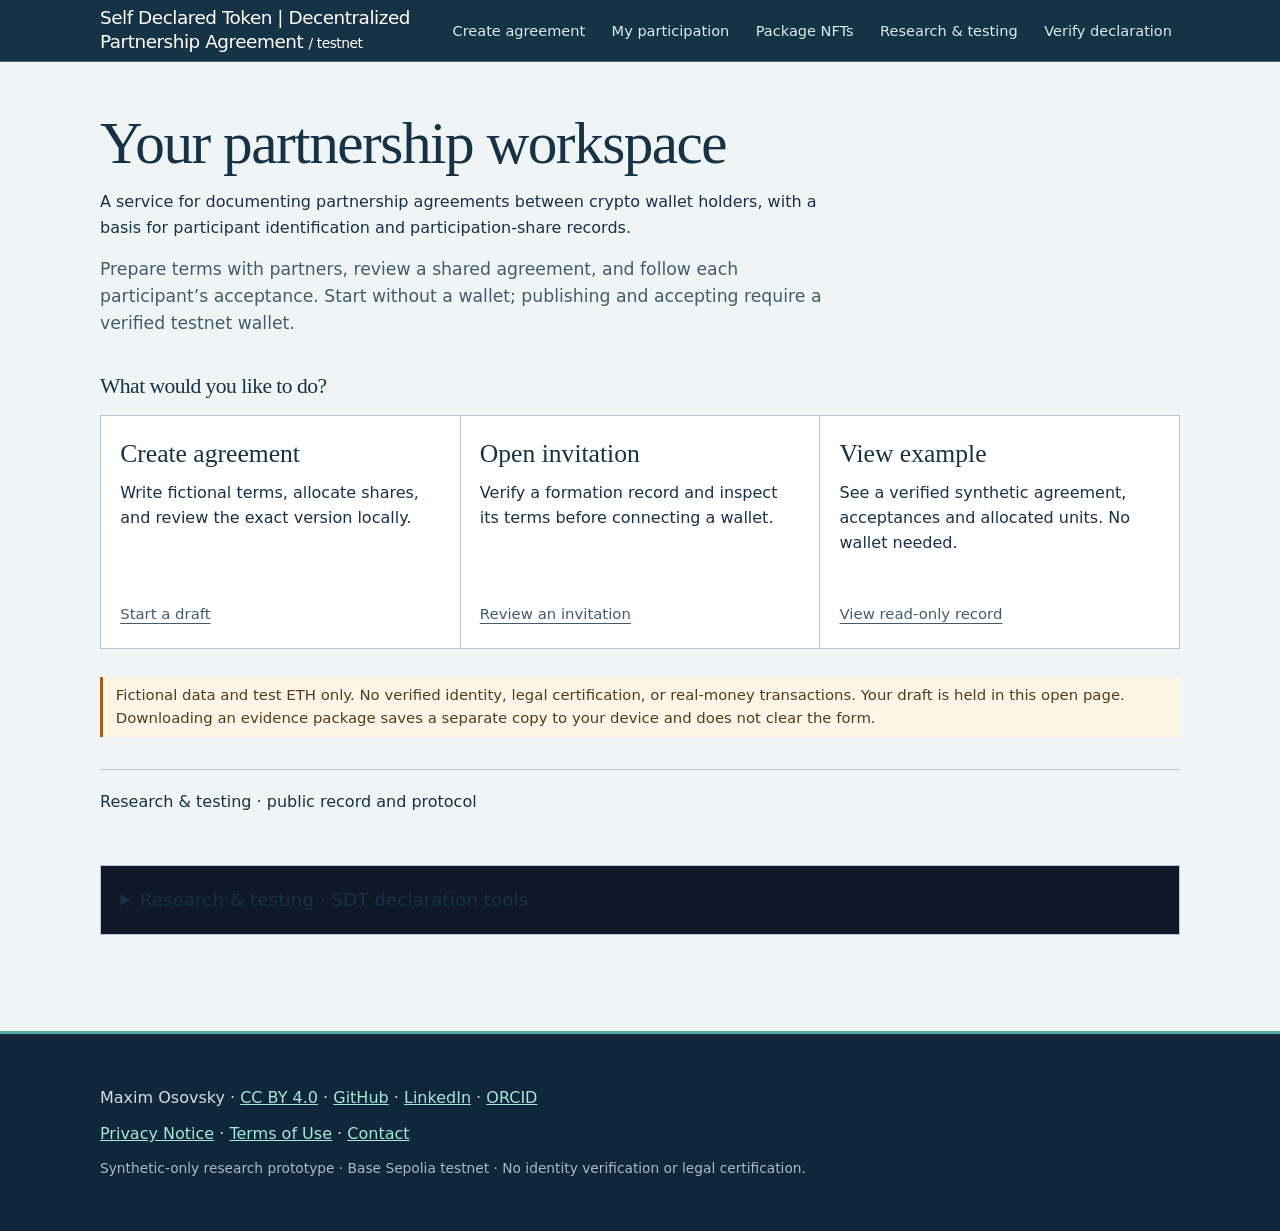
<file: index.html>
<!doctype html><html lang="en"><head><meta charset="UTF-8"><meta name="viewport" content="width=device-width,initial-scale=1"><meta name="theme-color" content="#f5f7f8"><title>Self Declared Token | Decentralized Partnership Agreement · partnership workspace</title>  <script type="module" crossorigin src="./assets/contract-provenance-B4ruYxSf.js"></script>
  <script type="module" crossorigin src="./assets/field-feedback-CRPeFo0m.js"></script>
  <script type="module" crossorigin src="./assets/agreement-CIZrhk8A.js"></script>
  <script type="module" crossorigin src="./assets/custom-DUMxOfC-.js"></script>
  <script type="module" crossorigin src="./assets/http-DfqyRnB-.js"></script>
  <script type="module" crossorigin src="./assets/main-CQOLVSVX.js"></script>
  <link rel="stylesheet" crossorigin href="./assets/style-BOniSwDp.css">
  <link rel="stylesheet" crossorigin href="./assets/site-BsGRgECv.css">
</head><body><a class="skip-link" href="#main">Skip to main content</a><header class="site-header"><div class="site-header-inner"><a class="brand" href="./">Self Declared Token | Decentralized Partnership Agreement <small> / testnet</small></a><nav class="site-links" aria-label="Site navigation"><a href="./dpa.html">Create agreement</a><a href="./shares.html">My participation</a><a href="./packages.html">Package NFTs</a><a href="./sale.html">Research & testing</a><a href="./verify.html">Verify declaration</a></nav></div></header><main id="main"><div class="workspace-intro"><h1>Your partnership workspace</h1><p>A service for documenting partnership agreements between crypto wallet holders, with a basis for participant identification and participation-share records.</p><p>Prepare terms with partners, review a shared agreement, and follow each participant’s acceptance. Start without a wallet; publishing and accepting require a verified testnet wallet.</p></div><section id="workspace-actions" aria-label="Start here"><h2>What would you like to do?</h2><div class="action-grid"><a href="./dpa.html#compose-workflow" class="workspace-action"><strong>Create agreement</strong><span>Write fictional terms, allocate shares, and review the exact version locally.</span><span class="action-go">Start a draft</span></a><a href="./dpa.html#invitation-workflow" class="workspace-action"><strong>Open invitation</strong><span>Verify a formation record and inspect its terms before connecting a wallet.</span><span class="action-go">Review an invitation</span></a><a href="./verify.html" class="workspace-action"><strong>View example</strong><span>See a verified synthetic agreement, acceptances and allocated units. No wallet needed.</span><span class="action-go">View read-only record</span></a></div></section><p class="quick-warning">Fictional data and test ETH only. No verified identity, legal certification, or real-money transactions. Your draft is held in this open page. Downloading an evidence package saves a separate copy to your device and does not clear the form.</p>
<details class="research"><summary>Research &amp; testing · public record and protocol</summary><p><a href="./verify.html">Verify a historical declaration against an acceptance record (read-only; private inputs processed locally)</a></p><div class="intro-grid"><section id="what"><h2>Identity basis, agreement and participation</h2><p>A reusable Self-Declared Token (SDT) links a wallet to self-declared passport details; it is not a verified identity or unique-person certificate. A Decentralized Partnership Agreement (DPA) records a version and hash of separate off-chain terms, named participant wallets and shares, and their individual acceptances. The separate pre-authenticated route described in the research is not implemented.</p></section><section id="why"><h2>Preserve a basis for later attribution</h2><p>A signature alone does not identify a person. A participant has a reason to retain evidence connecting a wallet, declaration and assent if rights are disputed. A self-declared banking transaction identifier may support later documentary tracing; no bank issues or verifies the SDT. Neither attribution nor enforceable rights are guaranteed.</p></section></div><section id="how"><h2>From draft to participation</h2><ol class="steps"><li><strong>1 · SDT</strong>Use fictional identity and banking fields; compute a local hash and mint on testnet.</li><li><strong>2 · DPA</strong>Preview fictional off-chain terms and allocations locally. Deployment requires wallet, chain and verified SDT contract.</li><li><strong>3 · Accept</strong>Each listed wallet reviews exact evidence and individually signs; the hash does not preserve lost text.</li><li><strong>4 · Units</strong>After all accept, claim allocated units. Sale and collateral/loan are optional experiments, not transfers of legal rights.</li></ol></section><section><h2>SDT declaration hashing</h2><p>New SDT v2 hashes bind all 13 exact entered synthetic fields: name, birth date, passport number, transaction number, bank name, SWIFT/BIC, account number, transaction date, time, time zone, amount, currency and recipient. These fields are not independently verified and do not establish that a bank or transfer exists.</p></section></details><details id="sdt-tools"><summary>Research &amp; testing · SDT declaration tools</summary><p>Compute a declaration hash or inspect an SDT record. These tools support fixed-contract acceptance. Review the versioned formation workflow separately.</p><p class="warning">Never enter real identity or banking details: the unsalted public hash can enable guessing. Use only the fictional fixture on Base Sepolia (84532) or isolated local chain (31337).</p><section><h2>1. Declare locally</h2><label>Full name <input id="fullName" value="Synthetic Alice" name="fullName" autocomplete="off" spellcheck="false"></label><label>Date of birth DD.MM.YYYY <input id="dateOfBirth" value="02.03.1990" name="dateOfBirth" autocomplete="off" inputmode="numeric" spellcheck="false"></label><label>Passport number <input id="passportNumber" value="TEST-0001" name="passportNumber" autocomplete="off" spellcheck="false"></label><div class="bank-trace"><h3>Bank transaction details</h3><p>Use synthetic test data only. All entered fields are included in the SDT hash. Only the predefined synthetic test values below are accepted.</p><label>Transaction number (synthetic only) <input id="bankTransactionId" value="SYNTH-BANK-1" name="bankTransactionId" autocomplete="off" spellcheck="false"></label><label>Bank name (synthetic only) <input id="bankName" value="Fictional Test Bank" name="bankName" autocomplete="off" spellcheck="false"></label><label>SWIFT/BIC (synthetic only) <input id="bankBic" value="TESTUS00XXX" name="bankBic" autocomplete="off" spellcheck="false"></label><label>Account number (synthetic only) <input id="bankAccountNumber" value="TEST-ACCOUNT-0001" name="bankAccountNumber" autocomplete="off" spellcheck="false"></label><label>Transaction date (YYYY-MM-DD, synthetic only) <input id="bankDate" value="2026-01-15" name="bankDate" autocomplete="off" spellcheck="false" inputmode="numeric"></label><label>Transaction time (24-hour HH:MM, synthetic only) <input id="bankTime" value="12:30" name="bankTime" autocomplete="off" spellcheck="false" inputmode="numeric"></label><label>Time zone (explicit UTC offset, synthetic only) <input id="bankTimezone" value="UTC+00:00" name="bankTimezone" autocomplete="off" spellcheck="false"></label><label>Transaction amount (exact decimal, synthetic only) <input id="bankAmount" value="100.00" name="bankAmount" autocomplete="off" inputmode="decimal" spellcheck="false"></label><label>Currency (synthetic transaction, not test ETH) <input id="bankCurrency" value="USD" name="bankCurrency" autocomplete="off" spellcheck="false"></label><label>Recipient (synthetic only) <input id="bankRecipient" value="Synthetic Recipient" name="bankRecipient" autocomplete="off" spellcheck="false"></label></div><button id="hash">Compute hash locally</button><p id="digest" aria-live="polite"></p></section><section><h2>2. Wallet and contracts</h2><button id="connect">Connect browser wallet</button><p id="network" aria-live="polite">Disconnected</p><label>Existing SDT address <input id="sdt" value="0x0b722613e8bCCbE2873336BC970c0Eb0d459082d" placeholder="e.g. 0x1234…" name="sdt" autocomplete="off" spellcheck="false"></label><label>Existing DPA address <input id="dpa" value="" placeholder="e.g. 0x1234…" name="dpa" autocomplete="off" spellcheck="false"></label><button id="deploy-sdt">Deploy SDT with wallet</button><button id="deploy-dpa">Deploy DPA with wallet</button><p>Deployment asks the connected wallet to sign and spend free test ETH. No signing key is embedded in this page.</p></section><section><h2>3. Mint and accept</h2><button id="mint">Mint current local digest</button><label>SDT token ID <input id="tokenId" type="number" min="1" value="1" name="tokenId" autocomplete="off" inputmode="numeric"></label><p id="agreement"></p><button id="accept">Sign and record agreement acceptance</button><button id="inspect">Inspect current records</button><button id="burn">Burn own SDT (historic records survive)</button><p id="output" aria-live="polite"></p></section><section><h2>Private evidence export</h2><button id="export">Export synthetic fields locally</button><p>Export contains plaintext synthetic inputs: keep private. A hash is not encryption or a backup. No identity fields are sent to RPC, contracts, analytics, or third-party scripts. Wallet RPC still sees calldata, hashes, and account metadata.</p></section></details></main><footer><div class="site-footer-inner"><p>Maxim Osovsky · <a href="https://creativecommons.org/licenses/by/4.0/">CC BY 4.0</a> · <a href="https://github.com/maximosovsky">GitHub</a> · <a href="https://www.linkedin.com/in/osovsky/">LinkedIn</a> · <a href="https://orcid.org/0009-0004-1594-0940">ORCID</a></p><p><a href="./privacy.html">Privacy Notice</a> · <a href="./terms.html">Terms of Use</a> · <a href="./contact.html">Contact</a></p><p class="fine-print">Synthetic-only research prototype · Base Sepolia testnet · No identity verification or legal certification.</p></div></footer></body></html>
</file>
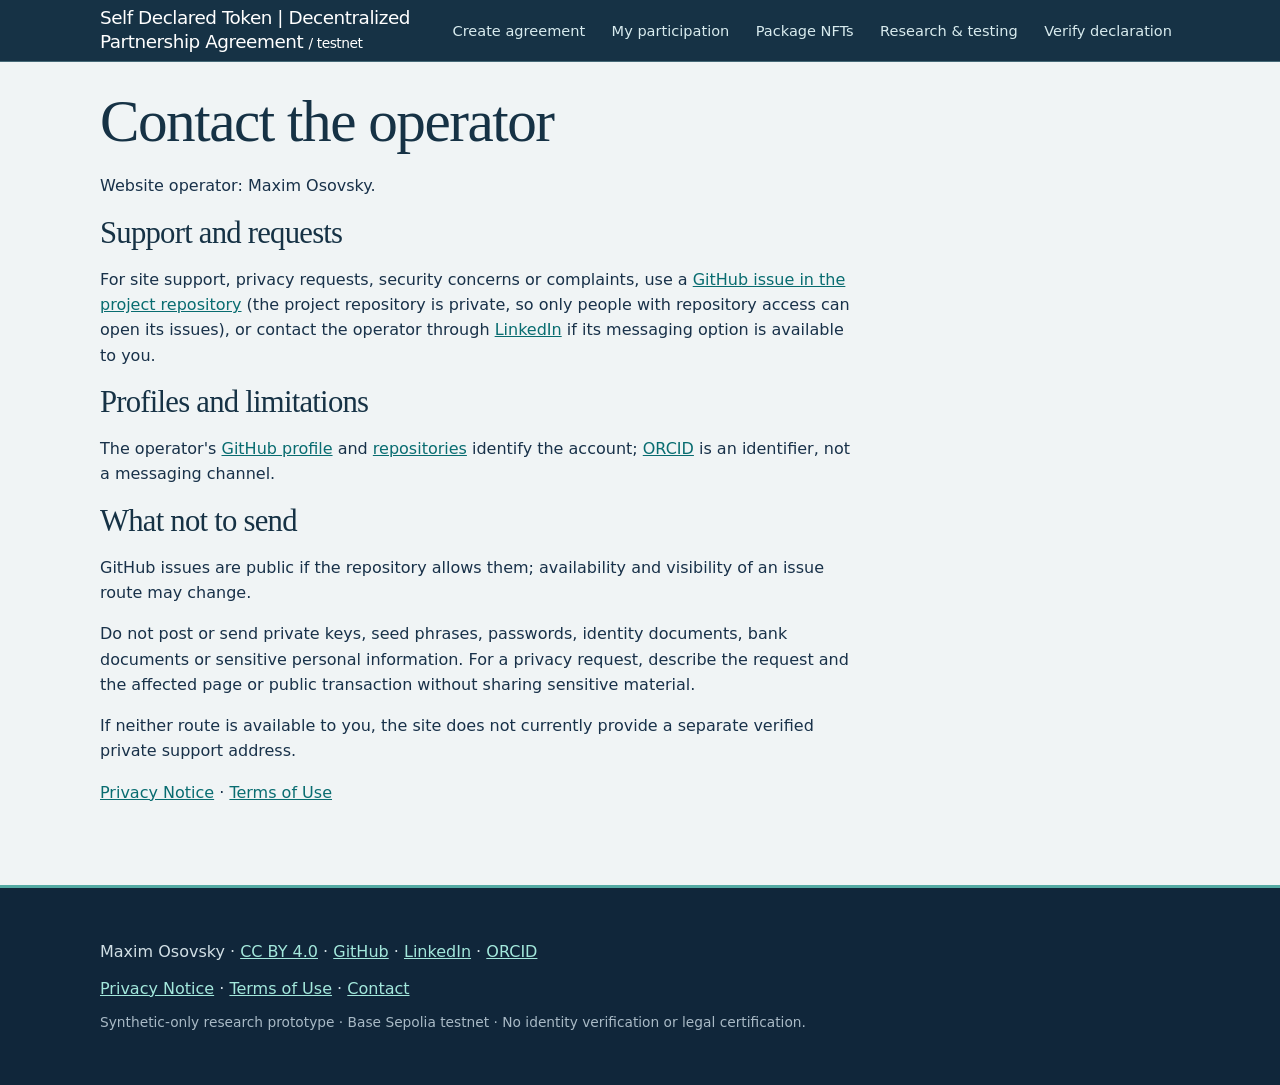
<file: contact.html>
<!doctype html><html lang="en"><head><meta charset="UTF-8"><meta name="viewport" content="width=device-width,initial-scale=1"><meta name="theme-color" content="#f5f7f8"><title>Contact · Self Declared Token | Decentralized Partnership Agreement testnet</title>  <link rel="stylesheet" crossorigin href="./assets/site-BsGRgECv.css">
</head><body><a class="skip-link" href="#main">Skip to main content</a><header class="site-header"><div class="site-header-inner"><a class="brand" href="./">Self Declared Token | Decentralized Partnership Agreement <small> / testnet</small></a><nav class="site-links" aria-label="Site navigation"><a href="./dpa.html">Create agreement</a><a href="./shares.html">My participation</a><a href="./packages.html">Package NFTs</a><a href="./sale.html">Research & testing</a><a href="./verify.html">Verify declaration</a></nav></div></header><main id="main"><h1>Contact the operator</h1><p>Website operator: Maxim Osovsky.</p><h2>Support and requests</h2><p>For site support, privacy requests, security concerns or complaints, use a <a href="https://github.com/maximosovsky/cryptopassport-testnet/issues">GitHub issue in the project repository</a> (the project repository is private, so only people with repository access can open its issues), or contact the operator through <a href="https://www.linkedin.com/in/osovsky/">LinkedIn</a> if its messaging option is available to you.</p><h2>Profiles and limitations</h2><p>The operator's <a href="https://github.com/maximosovsky">GitHub profile</a> and <a href="https://github.com/maximosovsky?tab=repositories">repositories</a> identify the account; <a href="https://orcid.org/0009-0004-1594-0940">ORCID</a> is an identifier, not a messaging channel.</p><h2>What not to send</h2><p>GitHub issues are public if the repository allows them; availability and visibility of an issue route may change.</p><p>Do not post or send private keys, seed phrases, passwords, identity documents, bank documents or sensitive personal information. For a privacy request, describe the request and the affected page or public transaction without sharing sensitive material.</p><p>If neither route is available to you, the site does not currently provide a separate verified private support address.</p><p><a href="./privacy.html">Privacy Notice</a> · <a href="./terms.html">Terms of Use</a></p></main><footer><div class="site-footer-inner"><p>Maxim Osovsky · <a href="https://creativecommons.org/licenses/by/4.0/">CC BY 4.0</a> · <a href="https://github.com/maximosovsky">GitHub</a> · <a href="https://www.linkedin.com/in/osovsky/">LinkedIn</a> · <a href="https://orcid.org/0009-0004-1594-0940">ORCID</a></p><p><a href="./privacy.html">Privacy Notice</a> · <a href="./terms.html">Terms of Use</a> · <a href="./contact.html">Contact</a></p><p class="fine-print">Synthetic-only research prototype · Base Sepolia testnet · No identity verification or legal certification.</p></div></footer></body></html>
</file>
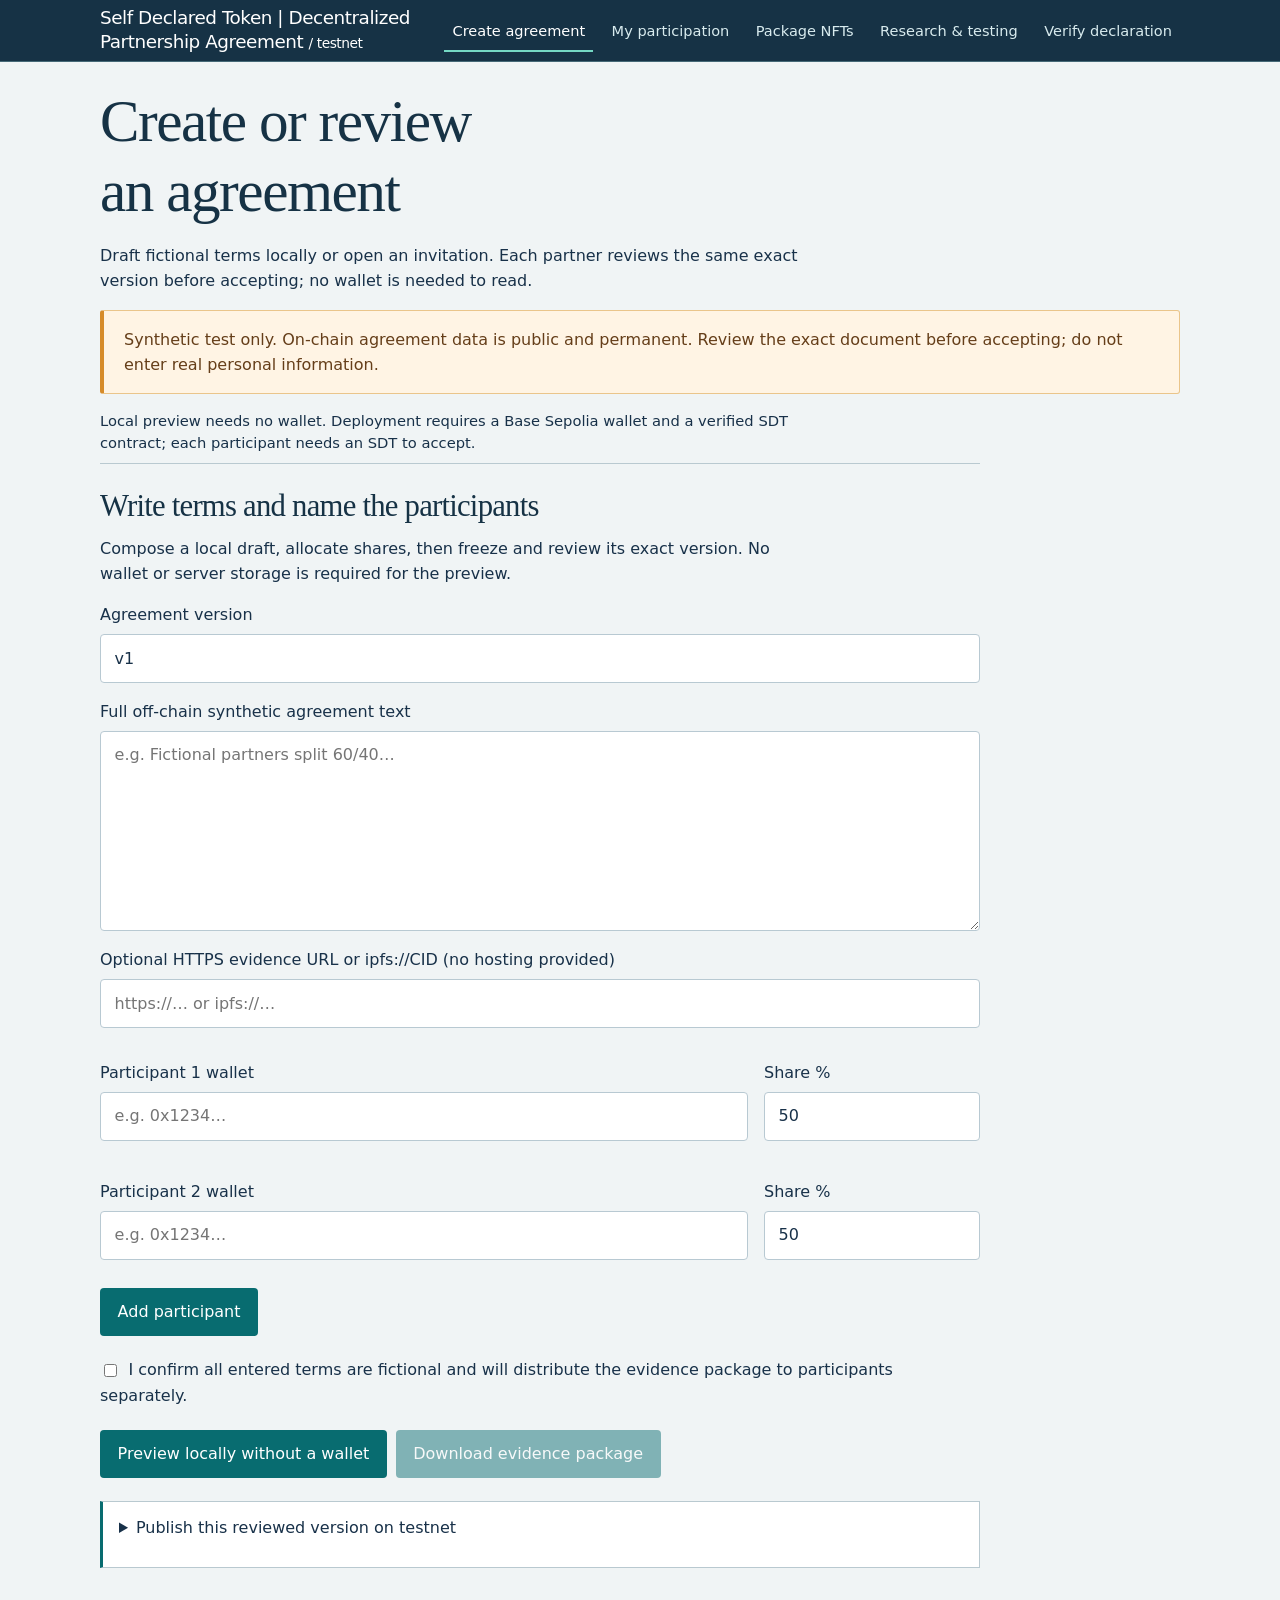
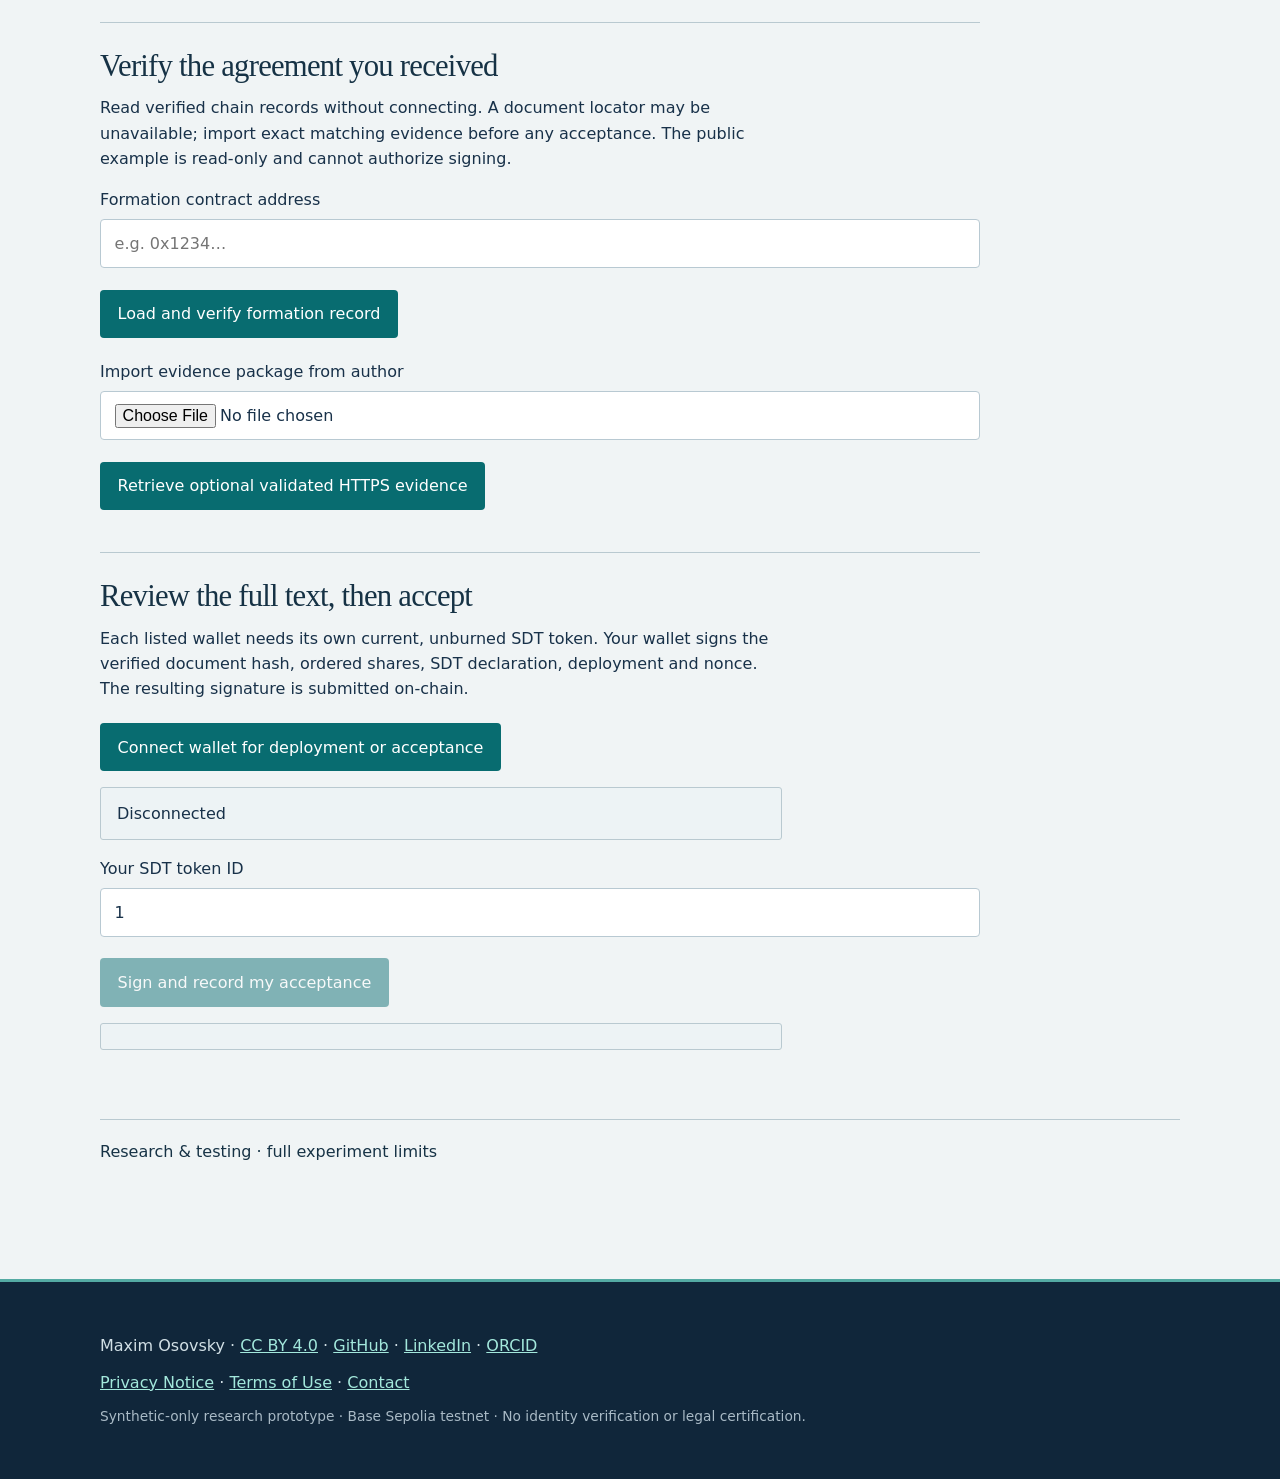
<file: dpa.html>
<!doctype html><html lang="en"><head><meta charset="UTF-8"><meta name="viewport" content="width=device-width,initial-scale=1"><meta name="theme-color" content="#f5f7f8"><title>Create or review an agreement · Self Declared Token | Decentralized Partnership Agreement</title>  <script type="module" crossorigin src="./assets/formation-CC__-t8N.js"></script>
  <link rel="modulepreload" crossorigin href="./assets/contract-provenance-B4ruYxSf.js">
  <link rel="modulepreload" crossorigin href="./assets/DPAFormation-DPb4br9u.js">
  <link rel="modulepreload" crossorigin href="./assets/formation-kVXkSW9i.js">
  <link rel="modulepreload" crossorigin href="./assets/exclusive-formation-provenance-BAhI4wS7.js">
  <link rel="modulepreload" crossorigin href="./assets/exclusive-package-provenance-BzwmGVim.js">
  <link rel="modulepreload" crossorigin href="./assets/field-feedback-CRPeFo0m.js">
  <link rel="modulepreload" crossorigin href="./assets/http-DfqyRnB-.js">
  <link rel="modulepreload" crossorigin href="./assets/custom-DUMxOfC-.js">
  <link rel="stylesheet" crossorigin href="./assets/formation-B22B_MMp.css">
  <link rel="stylesheet" crossorigin href="./assets/site-BsGRgECv.css">
  <link rel="stylesheet" crossorigin href="./assets/style-BOniSwDp.css">
</head><body><a class="skip-link" href="#main">Skip to main content</a><header class="site-header"><div class="site-header-inner"><a class="brand" href="./">Self Declared Token | Decentralized Partnership Agreement <small> / testnet</small></a><nav class="site-links" aria-label="Site navigation"><a href="./dpa.html" aria-current="page">Create agreement</a><a href="./shares.html">My participation</a><a href="./packages.html">Package NFTs</a><a href="./sale.html">Research & testing</a><a href="./verify.html">Verify declaration</a></nav></div></header><main id="main"><h1>Create or review an agreement</h1><p>Draft fictional terms locally or open an invitation. Each partner reviews the same exact version before accepting; no wallet is needed to read.</p><pre id="verified-document" aria-live="polite"></pre><p class="warning">Synthetic test only. On-chain agreement data is public and permanent. Review the exact document before accepting; do not enter real personal information.</p><p class="prerequisite">Local preview needs no wallet. Deployment requires a Base Sepolia wallet and a verified SDT contract; each participant needs an SDT to accept.</p><section id="compose-workflow"><h2>Write terms and name the participants</h2><p>Compose a local draft, allocate shares, then freeze and review its exact version. No wallet or server storage is required for the preview.</p><label>Agreement version <input id="version" value="v1" name="version" autocomplete="off" spellcheck="false"></label><label>Full off-chain synthetic agreement text <textarea id="text" rows="7" placeholder="e.g. Fictional partners split 60/40…" name="text" autocomplete="off" spellcheck="false"></textarea></label><label>Optional HTTPS evidence URL or ipfs://CID (no hosting provided) <input id="document-ref" placeholder="https://… or ipfs://…" name="document-ref" autocomplete="off" spellcheck="false"></label><div id="people"><label>Participant 1 wallet <input id="person-0" placeholder="e.g. 0x1234…" name="person-0" autocomplete="off" spellcheck="false"></label><label>Share % <input id="share-0" type="number" min="1" max="99" value="50" name="share-0" autocomplete="off" inputmode="numeric"></label><label>Participant 2 wallet <input id="person-1" placeholder="e.g. 0x1234…" name="person-1" autocomplete="off" spellcheck="false"></label><label>Share % <input id="share-1" type="number" min="1" max="99" value="50" name="share-1" autocomplete="off" inputmode="numeric"></label></div><button id="add-person">Add participant</button><label><input id="ack" type="checkbox" name="ack" autocomplete="off"> I confirm all entered terms are fictional and will distribute the evidence package to participants separately.</label><button id="preview">Preview locally without a wallet</button><pre id="draft-preview" aria-live="polite"></pre><button id="export-evidence" disabled>Download evidence package</button><details class="technical"><summary>Publish this reviewed version on testnet</summary><p>Export and share the exact evidence package with each partner before deployment. Publishing is a testnet transaction and needs a verified SDT contract.</p><label>Existing verified SDT contract (required only at deployment) <input id="sdt" placeholder="e.g. 0x1234…" name="sdt" autocomplete="off" spellcheck="false"></label><button id="deploy" disabled>Publish frozen agreement with wallet and verified SDT</button></details></section><section id="invitation-workflow"><h2>Verify the agreement you received</h2><p>Read verified chain records without connecting. A document locator may be unavailable; import exact matching evidence before any acceptance. The public example is read-only and cannot authorize signing.</p><label>Formation contract address <input id="agreement-address" placeholder="e.g. 0x1234…" name="agreement-address" autocomplete="off" spellcheck="false"></label><button id="load">Load and verify formation record</button><p id="invitation"></p><label>Import evidence package from author <input id="import-evidence" type="file" accept=".json,application/json" name="import-evidence" autocomplete="off"></label><button id="retrieve">Retrieve optional validated HTTPS evidence</button><pre id="terms"></pre><div id="progress" aria-live="polite"></div></section><section id="acceptance-workflow"><h2>Review the full text, then accept</h2><p>Each listed wallet needs its own current, unburned SDT token. Your wallet signs the verified document hash, ordered shares, SDT declaration, deployment and nonce. The resulting signature is submitted on-chain.</p><button id="connect">Connect wallet for deployment or acceptance</button><p id="network">Disconnected</p><label>Your SDT token ID <input id="token-id" type="number" min="1" value="1" name="token-id" autocomplete="off" inputmode="numeric"></label><button id="accept" disabled>Sign and record my acceptance</button><p id="status" aria-live="polite"></p></section><details class="research legal-limits"><summary>Research &amp; testing · full experiment limits</summary><div class="research-content"><details class="legal-limits"><summary>Full legal notice</summary><p>Only fictional, synthetic terms. The agreement hash, document reference (if provided), participant wallet addresses, share percentages and signatures are public and permanent on-chain. The full text is not on-chain; recipients must obtain the evidence file separately, and a reference does not ensure availability. Do not enter real identity, bank, passport or other personal information in the full text or reference; this site cannot verify that free text is synthetic. Wallet addresses can be linkable to people and become public when published. Self-declared SDT does not verify identity. Acceptance is experimental, not a claim of legal enforceability. Shares are agreement fields, not a payout.</p></details></div></details></main><footer><div class="site-footer-inner"><p>Maxim Osovsky · <a href="https://creativecommons.org/licenses/by/4.0/">CC BY 4.0</a> · <a href="https://github.com/maximosovsky">GitHub</a> · <a href="https://www.linkedin.com/in/osovsky/">LinkedIn</a> · <a href="https://orcid.org/0009-0004-1594-0940">ORCID</a></p><p><a href="./privacy.html">Privacy Notice</a> · <a href="./terms.html">Terms of Use</a> · <a href="./contact.html">Contact</a></p><p class="fine-print">Synthetic-only research prototype · Base Sepolia testnet · No identity verification or legal certification.</p></div></footer></body></html>
</file>
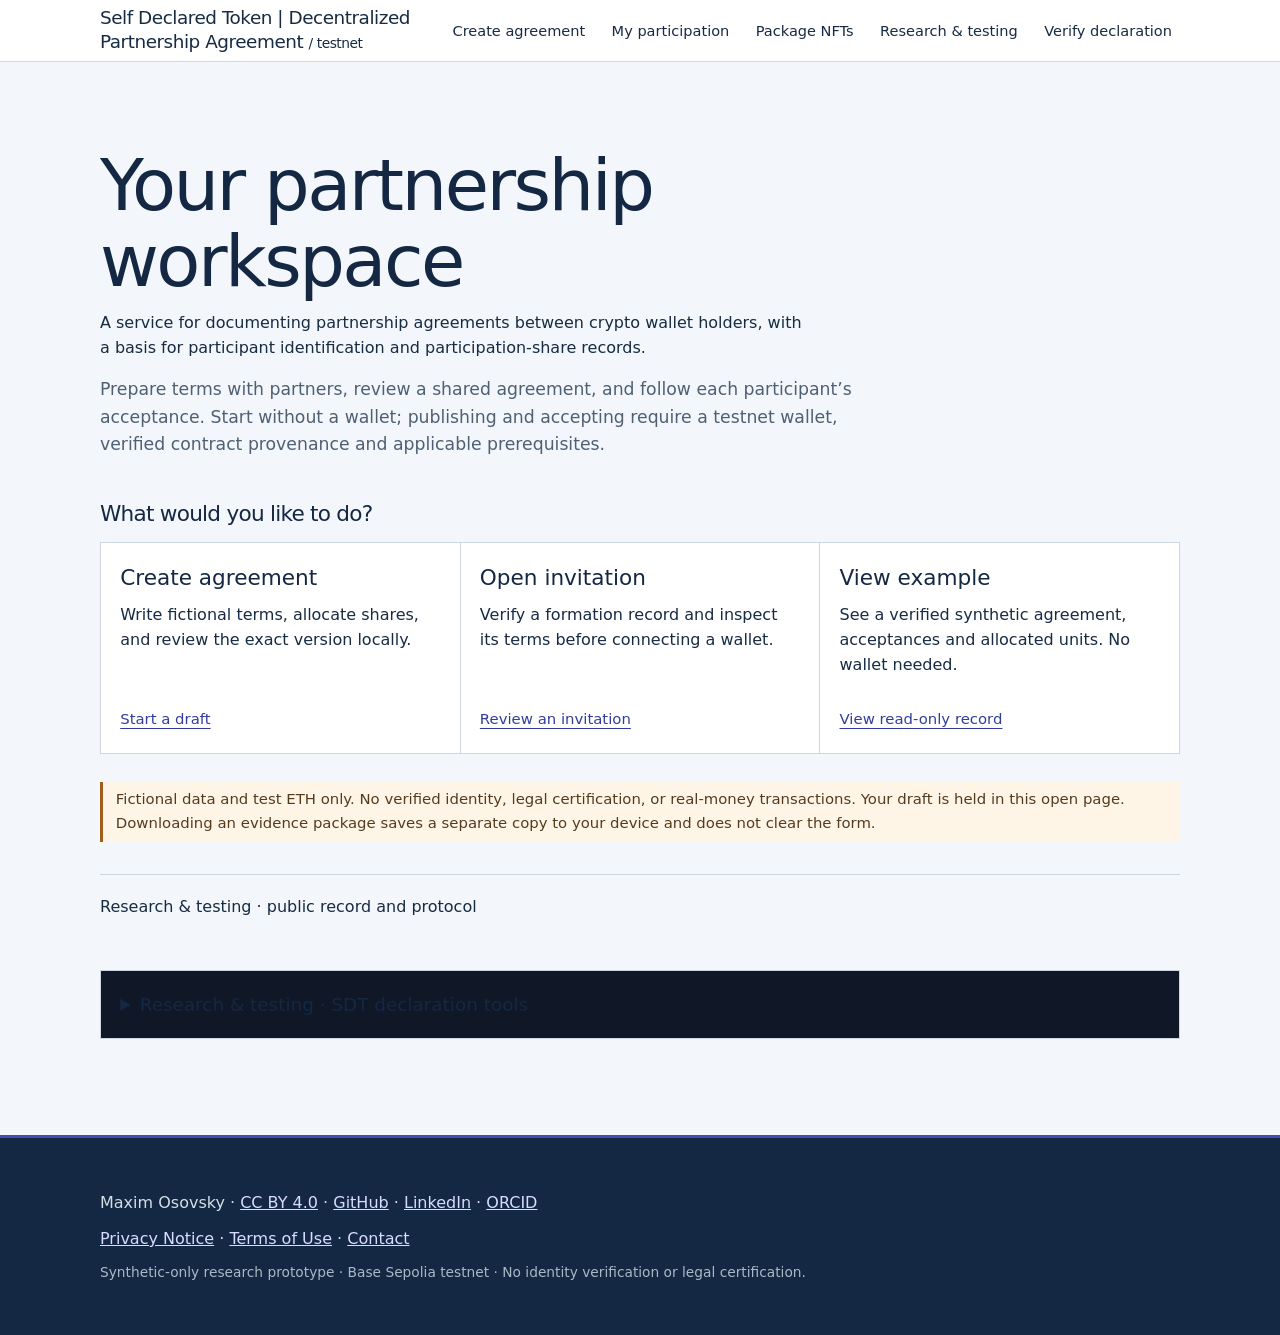
<file: index1.html>
<!doctype html><html lang="en"><head><meta charset="UTF-8"><meta name="viewport" content="width=device-width,initial-scale=1"><meta name="theme-color" content="#f5f7f8"><title>Self Declared Token | Decentralized Partnership Agreement · design preview</title>  <script type="module" crossorigin src="./assets/contract-provenance-B4ruYxSf.js"></script>
  <script type="module" crossorigin src="./assets/field-feedback-CRPeFo0m.js"></script>
  <script type="module" crossorigin src="./assets/agreement-CIZrhk8A.js"></script>
  <script type="module" crossorigin src="./assets/custom-DUMxOfC-.js"></script>
  <script type="module" crossorigin src="./assets/http-DfqyRnB-.js"></script>
  <script type="module" crossorigin src="./assets/main-CQOLVSVX.js"></script>
  <link rel="stylesheet" crossorigin href="./assets/style-BOniSwDp.css">
  <link rel="stylesheet" crossorigin href="./assets/preview-BhndIou5.css">
  <link rel="stylesheet" crossorigin href="./assets/site-BsGRgECv.css">
</head><body class="design-preview"><a class="skip-link" href="#main">Skip to main content</a><header class="site-header"><div class="site-header-inner"><a class="brand" href="./">Self Declared Token | Decentralized Partnership Agreement <small> / testnet</small></a><nav class="site-links" aria-label="Site navigation"><a href="./dpa.html">Create agreement</a><a href="./shares.html">My participation</a><a href="./packages.html">Package NFTs</a><a href="./sale.html">Research & testing</a><a href="./verify.html">Verify declaration</a></nav></div></header><main id="main"><div class="workspace-intro"><h1>Your partnership workspace</h1><p>A service for documenting partnership agreements between crypto wallet holders, with a basis for participant identification and participation-share records.</p><p>Prepare terms with partners, review a shared agreement, and follow each participant’s acceptance. Start without a wallet; publishing and accepting require a testnet wallet, verified contract provenance and applicable prerequisites.</p></div><section id="workspace-actions" aria-label="Start here"><h2>What would you like to do?</h2><div class="action-grid"><a href="./dpa.html#compose-workflow" class="workspace-action"><strong>Create agreement</strong><span>Write fictional terms, allocate shares, and review the exact version locally.</span><span class="action-go">Start a draft</span></a><a href="./dpa.html#invitation-workflow" class="workspace-action"><strong>Open invitation</strong><span>Verify a formation record and inspect its terms before connecting a wallet.</span><span class="action-go">Review an invitation</span></a><a href="./verify.html" class="workspace-action"><strong>View example</strong><span>See a verified synthetic agreement, acceptances and allocated units. No wallet needed.</span><span class="action-go">View read-only record</span></a></div></section><p class="quick-warning">Fictional data and test ETH only. No verified identity, legal certification, or real-money transactions. Your draft is held in this open page. Downloading an evidence package saves a separate copy to your device and does not clear the form.</p>
<details class="research"><summary>Research &amp; testing · public record and protocol</summary><div class="intro-grid"><section id="what"><h2>Identity basis, agreement and participation</h2><p>A reusable Self-Declared Token (SDT) links a wallet to self-declared passport details; it is not a verified identity or unique-person certificate. A Decentralized Partnership Agreement (DPA) records a version and hash of separate off-chain terms, named participant wallets and shares, and their individual acceptances. The separate pre-authenticated route described in the research is not implemented.</p></section><section id="why"><h2>Preserve a basis for later attribution</h2><p>A signature alone does not identify a person. A participant has a reason to retain evidence connecting a wallet, declaration and assent if rights are disputed. A self-declared banking transaction identifier may support later documentary tracing; no bank issues or verifies the SDT. Neither attribution nor enforceable rights are guaranteed.</p></section></div><section id="how"><h2>From draft to participation</h2><ol class="steps"><li><strong>1 · SDT</strong>Use fictional identity and banking fields; compute a local hash and mint on testnet.</li><li><strong>2 · DPA</strong>Preview fictional off-chain terms and allocations locally. Deployment requires wallet, chain and verified SDT contract.</li><li><strong>3 · Accept</strong>Each listed wallet reviews exact evidence and individually signs; the hash does not preserve lost text.</li><li><strong>4 · Units</strong>After all accept, claim allocated units. Sale and collateral/loan are optional experiments, not transfers of legal rights.</li></ol></section><section><h2>SDT declaration hashing</h2><p>New SDT v2 hashes bind all 13 exact entered synthetic fields: name, birth date, passport number, transaction number, bank name, SWIFT/BIC, account number, transaction date, time, time zone, amount, currency and recipient. These fields are not independently verified and do not establish that a bank or transfer exists.</p></section></details><details id="sdt-tools"><summary>Research &amp; testing · SDT declaration tools</summary><p>Compute a declaration hash or inspect an SDT record. These tools support fixed-contract acceptance. Review the versioned formation workflow separately.</p><p class="warning">Never enter real identity or banking details: the unsalted public hash can enable guessing. Use only the fictional fixture on Base Sepolia (84532) or isolated local chain (31337).</p><section><h2>1. Declare locally</h2><label>Full name <input id="fullName" value="Synthetic Alice" name="fullName" autocomplete="off" spellcheck="false"></label><label>Date of birth DD.MM.YYYY <input id="dateOfBirth" value="02.03.1990" name="dateOfBirth" autocomplete="off" inputmode="numeric" spellcheck="false"></label><label>Passport number <input id="passportNumber" value="TEST-0001" name="passportNumber" autocomplete="off" spellcheck="false"></label><div class="bank-trace"><h3>Bank transaction details</h3><p>Use synthetic test data only. All entered fields are included in the SDT hash. Only the predefined synthetic test values below are accepted.</p><label>Transaction number (synthetic only) <input id="bankTransactionId" value="SYNTH-BANK-1" name="bankTransactionId" autocomplete="off" spellcheck="false"></label><label>Bank name (synthetic only) <input id="bankName" value="Fictional Test Bank" name="bankName" autocomplete="off" spellcheck="false"></label><label>SWIFT/BIC (synthetic only) <input id="bankBic" value="TESTUS00XXX" name="bankBic" autocomplete="off" spellcheck="false"></label><label>Account number (synthetic only) <input id="bankAccountNumber" value="TEST-ACCOUNT-0001" name="bankAccountNumber" autocomplete="off" spellcheck="false"></label><label>Transaction date (YYYY-MM-DD, synthetic only) <input id="bankDate" value="2026-01-15" name="bankDate" autocomplete="off" spellcheck="false" inputmode="numeric"></label><label>Transaction time (24-hour HH:MM, synthetic only) <input id="bankTime" value="12:30" name="bankTime" autocomplete="off" spellcheck="false" inputmode="numeric"></label><label>Time zone (explicit UTC offset, synthetic only) <input id="bankTimezone" value="UTC+00:00" name="bankTimezone" autocomplete="off" spellcheck="false"></label><label>Transaction amount (exact decimal, synthetic only) <input id="bankAmount" value="100.00" name="bankAmount" autocomplete="off" inputmode="decimal" spellcheck="false"></label><label>Currency (synthetic transaction, not test ETH) <input id="bankCurrency" value="USD" name="bankCurrency" autocomplete="off" spellcheck="false"></label><label>Recipient (synthetic only) <input id="bankRecipient" value="Synthetic Recipient" name="bankRecipient" autocomplete="off" spellcheck="false"></label></div><button id="hash">Compute hash locally</button><p id="digest" aria-live="polite"></p></section><section><h2>2. Wallet and contracts</h2><button id="connect">Connect browser wallet</button><p id="network" aria-live="polite">Disconnected</p><label>Existing SDT address <input id="sdt" value="0x0b722613e8bCCbE2873336BC970c0Eb0d459082d" placeholder="e.g. 0x1234…" name="sdt" autocomplete="off" spellcheck="false"></label><label>Existing DPA address <input id="dpa" value="" placeholder="e.g. 0x1234…" name="dpa" autocomplete="off" spellcheck="false"></label><button id="deploy-sdt">Deploy SDT with wallet</button><button id="deploy-dpa">Deploy DPA with wallet</button><p>Deployment asks the connected wallet to sign and spend free test ETH. No signing key is embedded in this page.</p></section><section><h2>3. Mint and accept</h2><button id="mint">Mint current local digest</button><label>SDT token ID <input id="tokenId" type="number" min="1" value="1" name="tokenId" autocomplete="off" inputmode="numeric"></label><p id="agreement"></p><button id="accept">Sign and record agreement acceptance</button><button id="inspect">Inspect current records</button><button id="burn">Burn own SDT (historic records survive)</button><p id="output" aria-live="polite"></p></section><section><h2>Private evidence export</h2><button id="export">Export synthetic fields locally</button><p>Export contains plaintext synthetic inputs: keep private. A hash is not encryption or a backup. No identity fields are sent to RPC, contracts, analytics, or third-party scripts. Wallet RPC still sees calldata, hashes, and account metadata.</p></section></details></main><footer><div class="site-footer-inner"><p>Maxim Osovsky · <a href="https://creativecommons.org/licenses/by/4.0/">CC BY 4.0</a> · <a href="https://github.com/maximosovsky">GitHub</a> · <a href="https://www.linkedin.com/in/osovsky/">LinkedIn</a> · <a href="https://orcid.org/0009-0004-1594-0940">ORCID</a></p><p><a href="./privacy.html">Privacy Notice</a> · <a href="./terms.html">Terms of Use</a> · <a href="./contact.html">Contact</a></p><p class="fine-print">Synthetic-only research prototype · Base Sepolia testnet · No identity verification or legal certification.</p></div></footer></body></html>
</file>
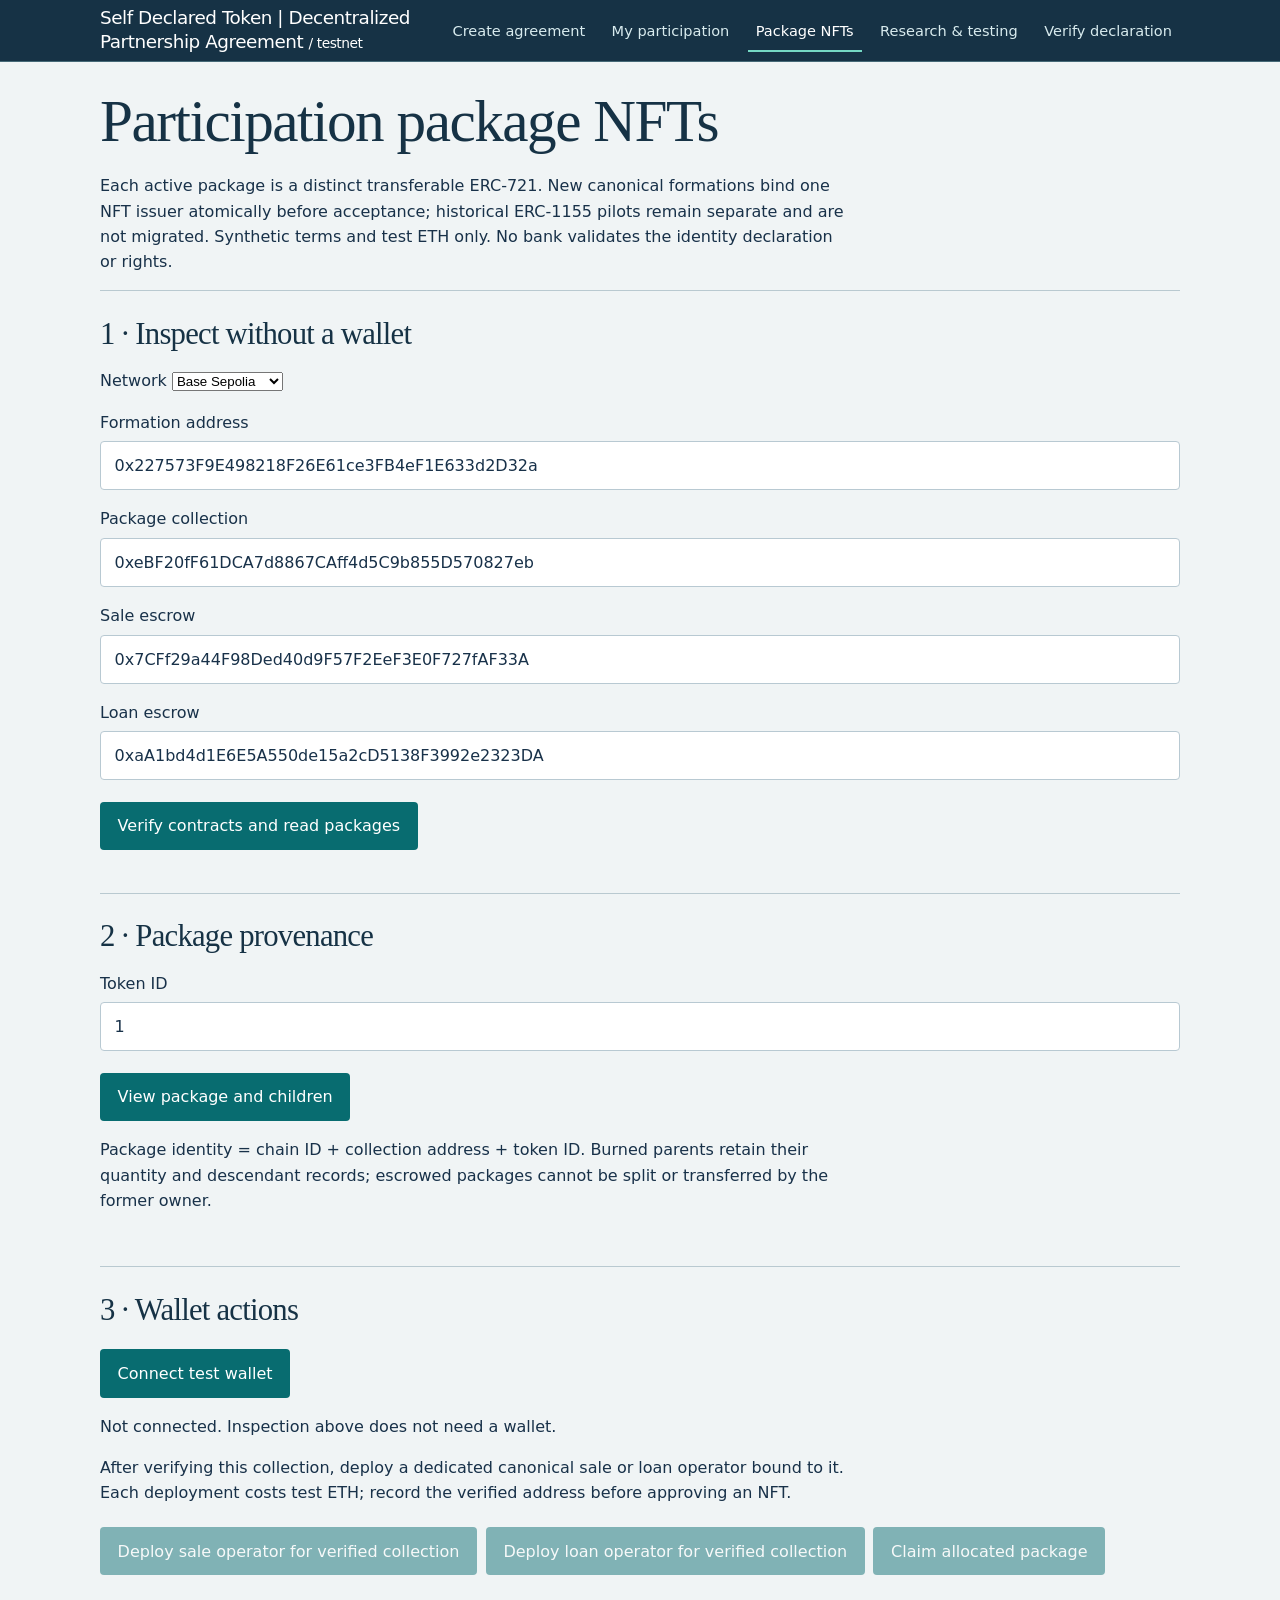
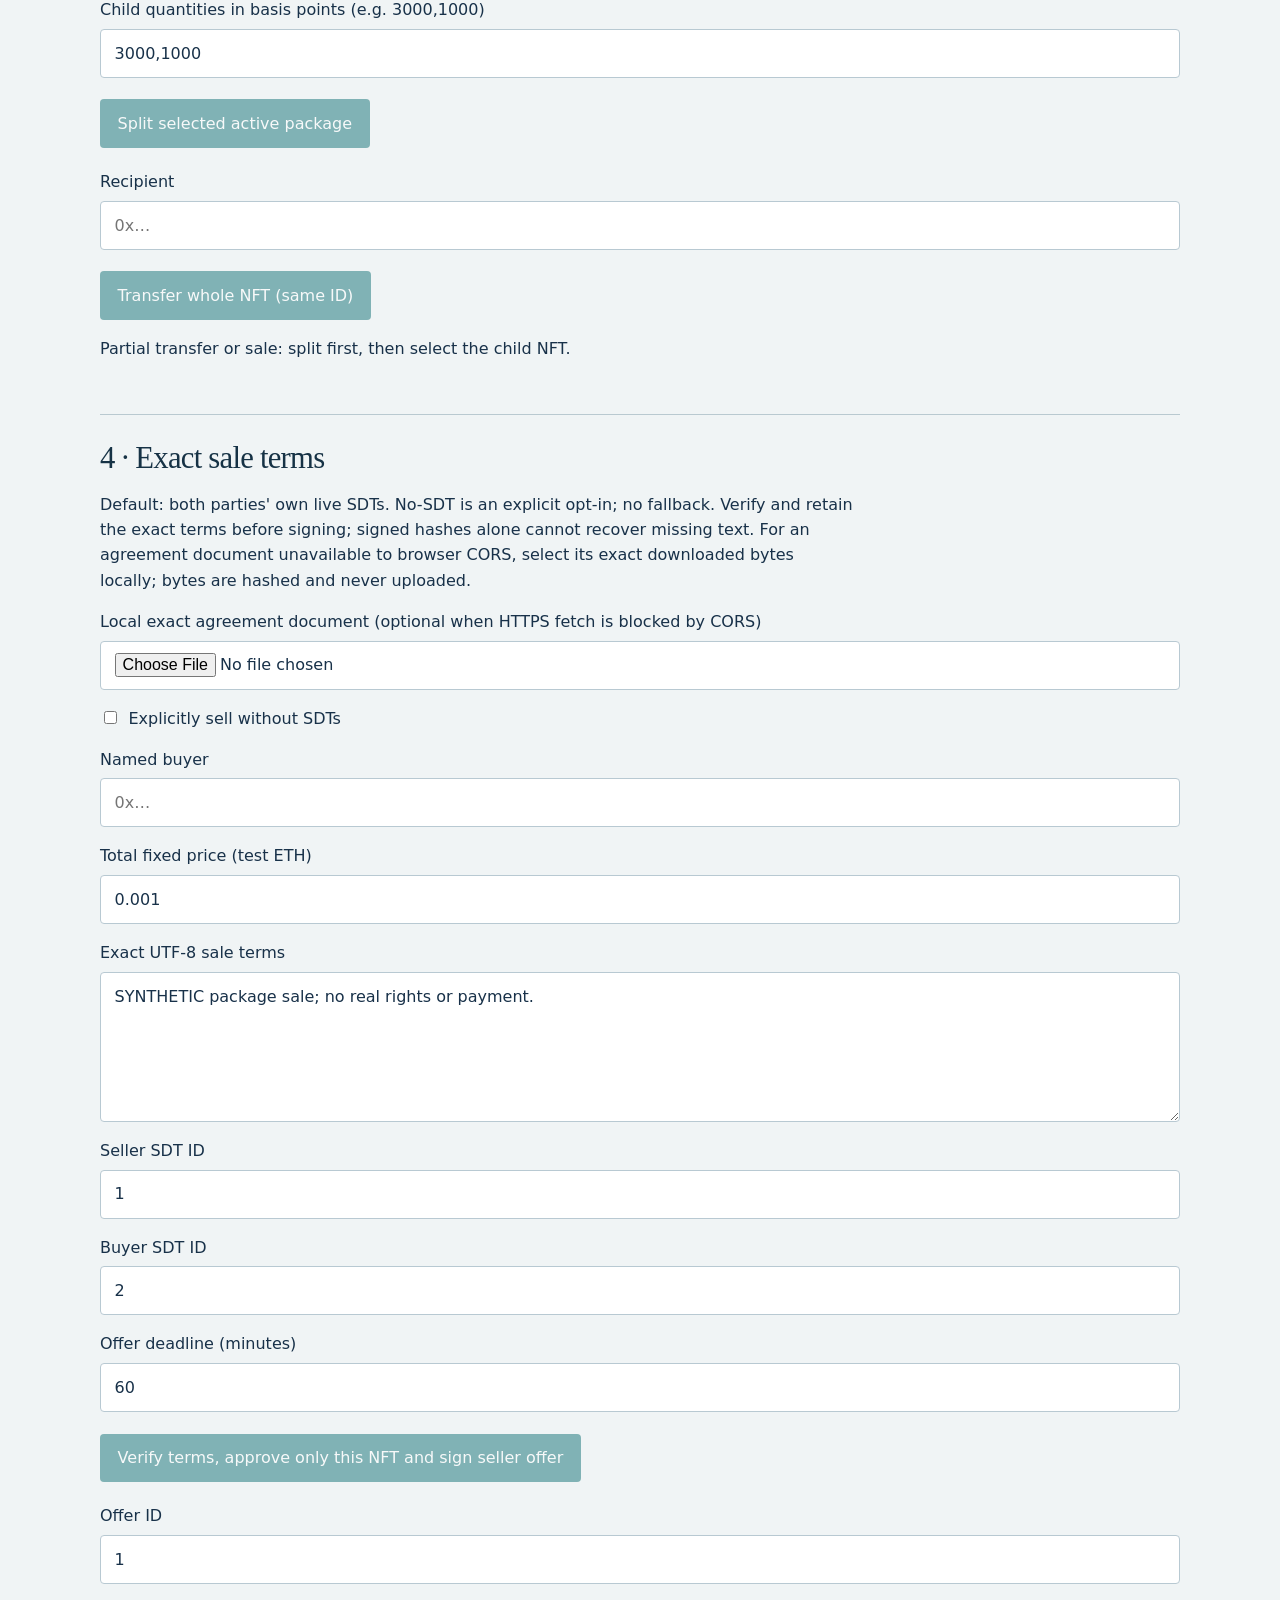
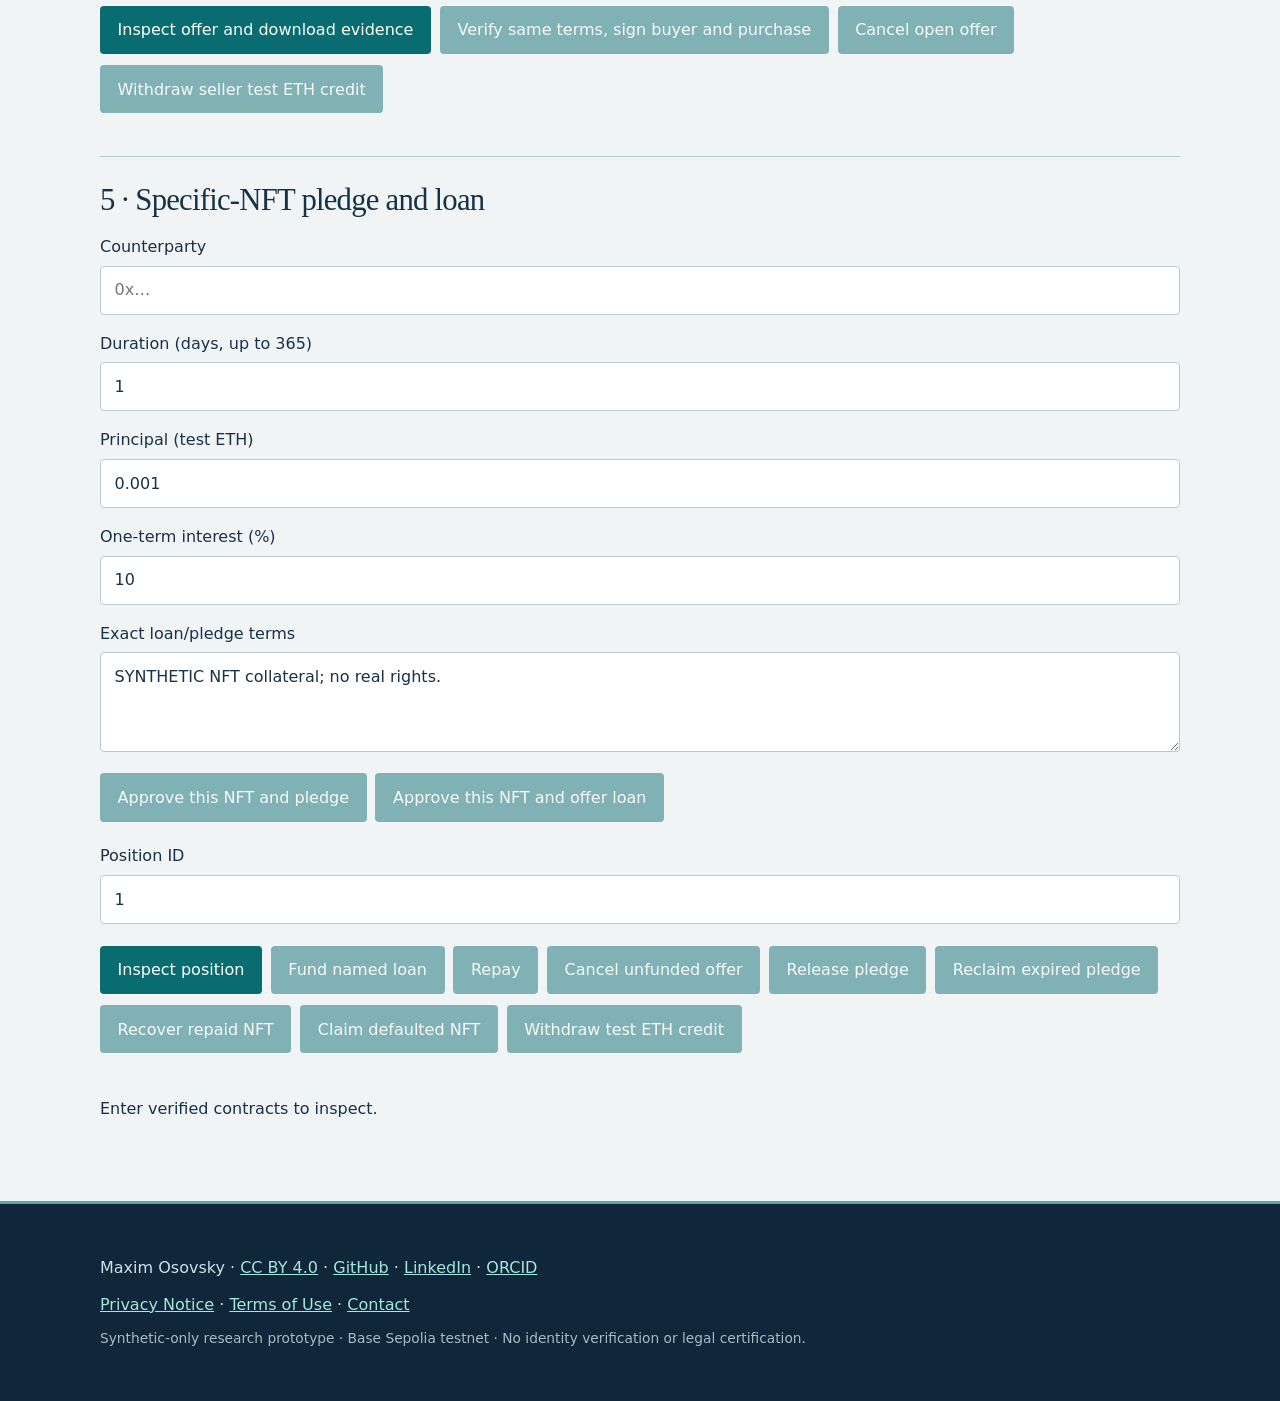
<file: packages.html>
<!doctype html><html lang="en"><head><meta charset="UTF-8"><meta name="viewport" content="width=device-width,initial-scale=1"><title>Participation packages · SDT–DPA testnet</title>  <script type="module" crossorigin src="./assets/packages-BQ8DBD9-.js"></script>
  <link rel="modulepreload" crossorigin href="./assets/contract-provenance-B4ruYxSf.js">
  <link rel="modulepreload" crossorigin href="./assets/formation-kVXkSW9i.js">
  <link rel="modulepreload" crossorigin href="./assets/exclusive-formation-provenance-BAhI4wS7.js">
  <link rel="modulepreload" crossorigin href="./assets/exclusive-package-provenance-BzwmGVim.js">
  <link rel="modulepreload" crossorigin href="./assets/parseEther-Bq4jX1qL.js">
  <link rel="modulepreload" crossorigin href="./assets/share-sale-DKMB3g9w.js">
  <link rel="modulepreload" crossorigin href="./assets/custom-DUMxOfC-.js">
  <link rel="modulepreload" crossorigin href="./assets/http-DfqyRnB-.js">
  <link rel="stylesheet" crossorigin href="./assets/site-BsGRgECv.css">
</head><body><a class="skip-link" href="#main">Skip to main content</a><header class="site-header"><div class="site-header-inner"><a class="brand" href="./">Self Declared Token | Decentralized Partnership Agreement <small> / testnet</small></a><nav class="site-links" aria-label="Site navigation"><a href="./dpa.html">Create agreement</a><a href="./shares.html">My participation</a><a href="./packages.html" aria-current="page">Package NFTs</a><a href="./sale.html">Research & testing</a><a href="./verify.html">Verify declaration</a></nav></div></header><main id="main"><h1>Participation package NFTs</h1><p>Each active package is a distinct transferable ERC-721. New canonical formations bind one NFT issuer atomically before acceptance; historical ERC-1155 pilots remain separate and are not migrated. Synthetic terms and test ETH only. No bank validates the identity declaration or rights.</p><section><h2>1 · Inspect without a wallet</h2><label>Network <select id="chain"><option value="84532">Base Sepolia</option><option value="31337">Local loopback</option></select></label><label>Formation address <input id="formation" value="0x227573F9E498218F26E61ce3FB4eF1E633d2D32a" placeholder="New exclusive formation address"></label><label>Package collection <input id="collection" value="0xeBF20fF61DCA7d8867CAff4d5C9b855D570827eb" placeholder="0x…"></label><label>Sale escrow <input id="sale" value="0x7CFf29a44F98Ded40d9F57F2EeF3E0F727fAF33A" placeholder="0x…"></label><label>Loan escrow <input id="loan" value="0xaA1bd4d1E6E5A550de15a2cD5138F3992e2323DA" placeholder="0x…"></label><button id="inspect">Verify contracts and read packages</button><pre id="overview" aria-live="polite"></pre></section><section><h2>2 · Package provenance</h2><label>Token ID <input id="token" inputmode="numeric" value="1"></label><button id="view">View package and children</button><pre id="details" aria-live="polite"></pre><p>Package identity = chain ID + collection address + token ID. Burned parents retain their quantity and descendant records; escrowed packages cannot be split or transferred by the former owner.</p></section><section><h2>3 · Wallet actions</h2><button id="connect">Connect test wallet</button><p id="account">Not connected. Inspection above does not need a wallet.</p><p>After verifying this collection, deploy a dedicated canonical sale or loan operator bound to it. Each deployment costs test ETH; record the verified address before approving an NFT.</p><button id="deploy-package-sale" disabled>Deploy sale operator for verified collection</button><button id="deploy-package-loan" disabled>Deploy loan operator for verified collection</button><button id="claim" disabled>Claim allocated package</button><label>Child quantities in basis points (e.g. 3000,1000) <input id="children" value="3000,1000"></label><button id="split" disabled>Split selected active package</button><label>Recipient <input id="recipient" placeholder="0x…"></label><button id="transfer" disabled>Transfer whole NFT (same ID)</button><p>Partial transfer or sale: split first, then select the child NFT.</p></section><section><h2>4 · Exact sale terms</h2><p>Default: both parties' own live SDTs. No-SDT is an explicit opt-in; no fallback. Verify and retain the exact terms before signing; signed hashes alone cannot recover missing text. For an agreement document unavailable to browser CORS, select its exact downloaded bytes locally; bytes are hashed and never uploaded.</p><label>Local exact agreement document (optional when HTTPS fetch is blocked by CORS) <input id="agreement-file" type="file"></label><label><input id="without-sdt" type="checkbox"> Explicitly sell without SDTs</label><label>Named buyer <input id="buyer" placeholder="0x…"></label><label>Total fixed price (test ETH) <input id="price" value="0.001"></label><label>Exact UTF-8 sale terms <textarea id="terms" rows="5">SYNTHETIC package sale; no real rights or payment.</textarea></label><label>Seller SDT ID <input id="seller-sdt" value="1"></label><label>Buyer SDT ID <input id="buyer-sdt" value="2"></label><label>Offer deadline (minutes) <input id="deadline" value="60"></label><button id="prepare-sale" disabled>Verify terms, approve only this NFT and sign seller offer</button><label>Offer ID <input id="offer-id" value="1"></label><button id="view-offer">Inspect offer and download evidence</button><button id="buy" disabled>Verify same terms, sign buyer and purchase</button><button id="cancel-sale" disabled>Cancel open offer</button><button id="sale-withdraw" disabled>Withdraw seller test ETH credit</button><pre id="offer-details"></pre></section><section><h2>5 · Specific-NFT pledge and loan</h2><label>Counterparty <input id="counterparty" placeholder="0x…"></label><label>Duration (days, up to 365) <input id="duration" value="1"></label><label>Principal (test ETH) <input id="principal" value="0.001"></label><label>One-term interest (%) <input id="interest" value="10"></label><label>Exact loan/pledge terms <textarea id="loan-terms" rows="3">SYNTHETIC NFT collateral; no real rights.</textarea></label><button id="pledge" disabled>Approve this NFT and pledge</button><button id="loan-offer" disabled>Approve this NFT and offer loan</button><label>Position ID <input id="position-id" value="1"></label><button id="view-position">Inspect position</button><pre id="position-details"></pre><button id="fund" disabled>Fund named loan</button><button id="repay" disabled>Repay</button><button id="cancel-loan" disabled>Cancel unfunded offer</button><button id="release" disabled>Release pledge</button><button id="reclaim" disabled>Reclaim expired pledge</button><button id="recover" disabled>Recover repaid NFT</button><button id="default" disabled>Claim defaulted NFT</button><button id="loan-withdraw" disabled>Withdraw test ETH credit</button></section><p id="package-status" role="status" aria-live="polite">Enter verified contracts to inspect.</p></main><footer><div class="site-footer-inner"><p>Maxim Osovsky · <a href="https://creativecommons.org/licenses/by/4.0/">CC BY 4.0</a> · <a href="https://github.com/maximosovsky">GitHub</a> · <a href="https://www.linkedin.com/in/osovsky/">LinkedIn</a> · <a href="https://orcid.org/0009-0004-1594-0940">ORCID</a></p><p><a href="./privacy.html">Privacy Notice</a> · <a href="./terms.html">Terms of Use</a> · <a href="./contact.html">Contact</a></p><p class="fine-print">Synthetic-only research prototype · Base Sepolia testnet · No identity verification or legal certification.</p></div></footer></body></html>
</file>
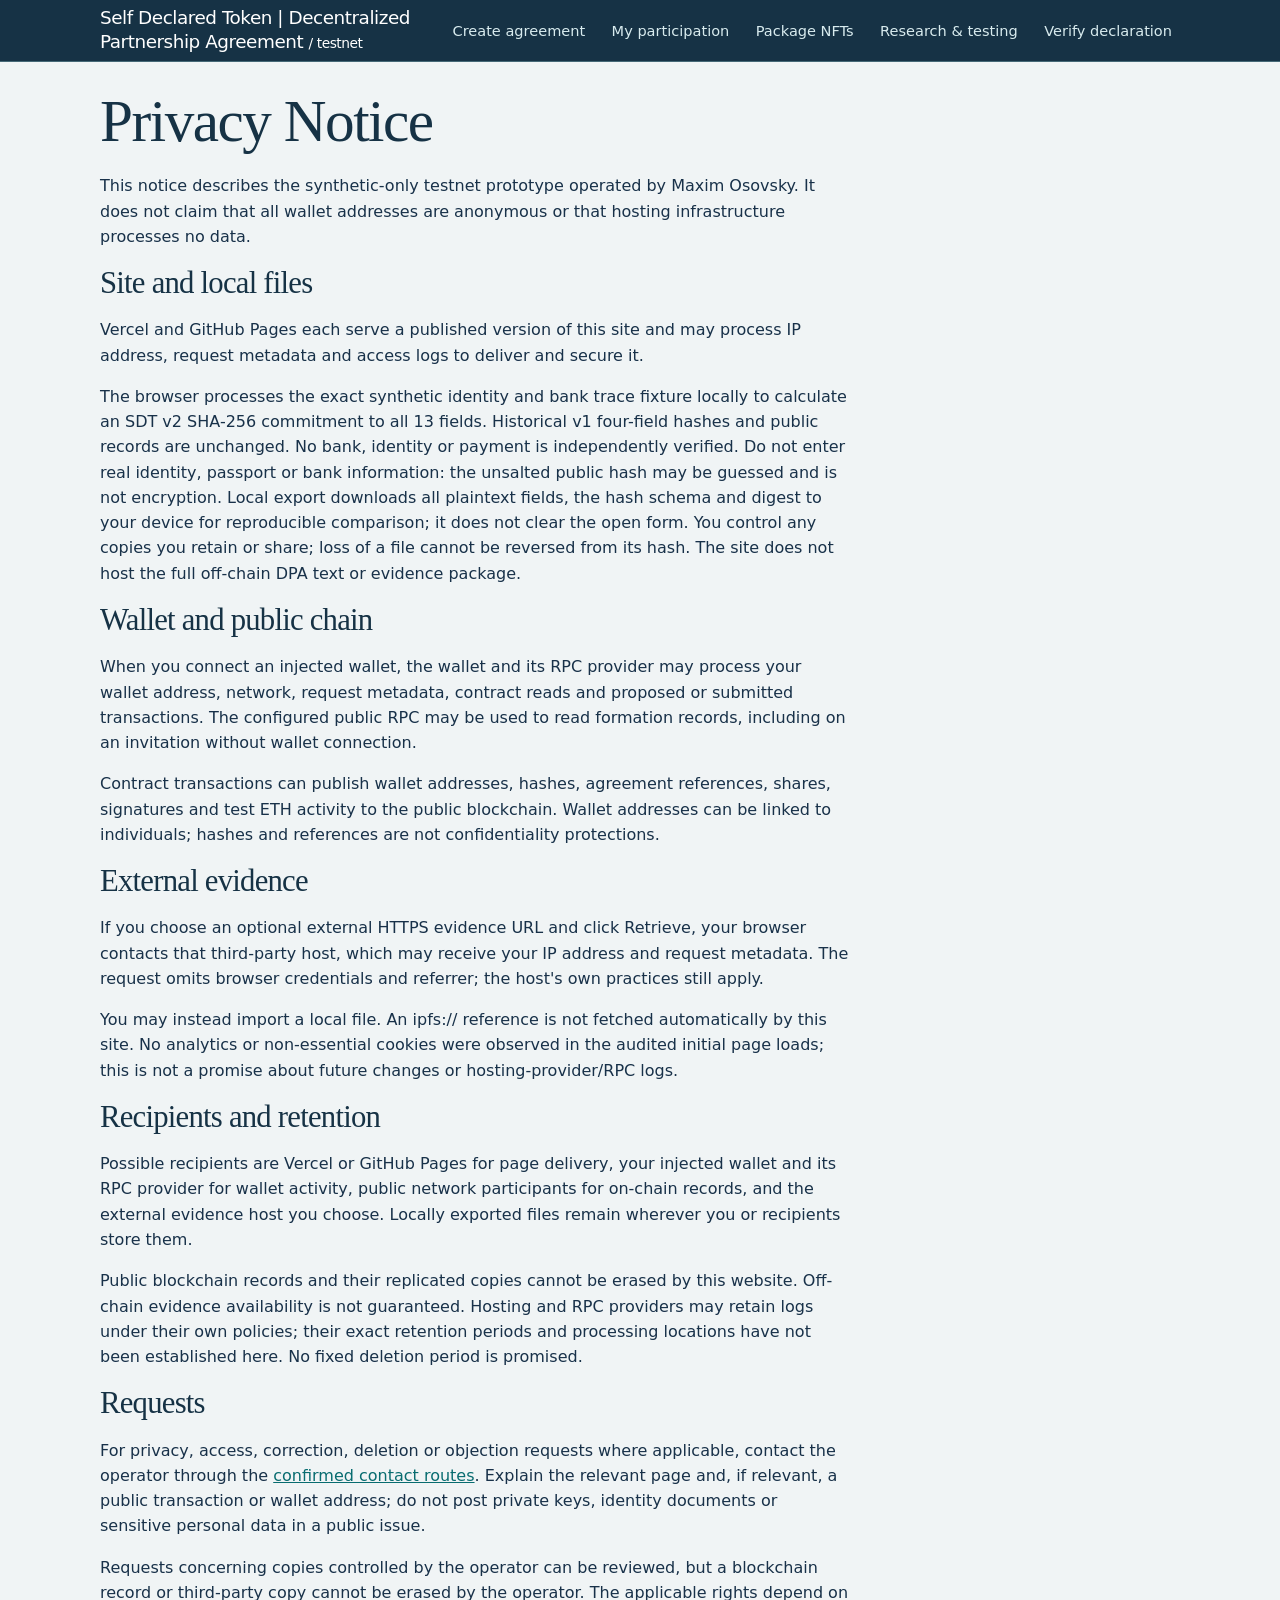
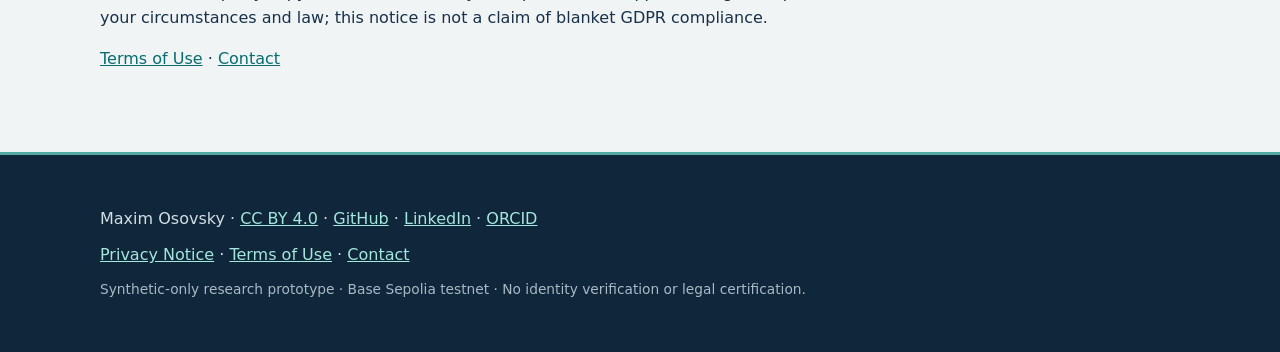
<file: privacy.html>
<!doctype html><html lang="en"><head><meta charset="UTF-8"><meta name="viewport" content="width=device-width,initial-scale=1"><meta name="theme-color" content="#f5f7f8"><title>Privacy Notice · Self Declared Token | Decentralized Partnership Agreement testnet</title>  <link rel="stylesheet" crossorigin href="./assets/site-BsGRgECv.css">
</head><body><a class="skip-link" href="#main">Skip to main content</a><header class="site-header"><div class="site-header-inner"><a class="brand" href="./">Self Declared Token | Decentralized Partnership Agreement <small> / testnet</small></a><nav class="site-links" aria-label="Site navigation"><a href="./dpa.html">Create agreement</a><a href="./shares.html">My participation</a><a href="./packages.html">Package NFTs</a><a href="./sale.html">Research & testing</a><a href="./verify.html">Verify declaration</a></nav></div></header><main id="main"><h1>Privacy Notice</h1><p>This notice describes the synthetic-only testnet prototype operated by Maxim Osovsky. It does not claim that all wallet addresses are anonymous or that hosting infrastructure processes no data.</p><h2>Site and local files</h2><p>Vercel and GitHub Pages each serve a published version of this site and may process IP address, request metadata and access logs to deliver and secure it.</p><p>The browser processes the exact synthetic identity and bank trace fixture locally to calculate an SDT v2 SHA-256 commitment to all 13 fields. Historical v1 four-field hashes and public records are unchanged. No bank, identity or payment is independently verified. Do not enter real identity, passport or bank information: the unsalted public hash may be guessed and is not encryption. Local export downloads all plaintext fields, the hash schema and digest to your device for reproducible comparison; it does not clear the open form. You control any copies you retain or share; loss of a file cannot be reversed from its hash. The site does not host the full off-chain DPA text or evidence package.</p><h2>Wallet and public chain</h2><p>When you connect an injected wallet, the wallet and its RPC provider may process your wallet address, network, request metadata, contract reads and proposed or submitted transactions. The configured public RPC may be used to read formation records, including on an invitation without wallet connection.</p><p>Contract transactions can publish wallet addresses, hashes, agreement references, shares, signatures and test ETH activity to the public blockchain. Wallet addresses can be linked to individuals; hashes and references are not confidentiality protections.</p><h2>External evidence</h2><p>If you choose an optional external HTTPS evidence URL and click Retrieve, your browser contacts that third-party host, which may receive your IP address and request metadata. The request omits browser credentials and referrer; the host's own practices still apply.</p><p>You may instead import a local file. An ipfs:// reference is not fetched automatically by this site. No analytics or non-essential cookies were observed in the audited initial page loads; this is not a promise about future changes or hosting-provider/RPC logs.</p><h2>Recipients and retention</h2><p>Possible recipients are Vercel or GitHub Pages for page delivery, your injected wallet and its RPC provider for wallet activity, public network participants for on-chain records, and the external evidence host you choose. Locally exported files remain wherever you or recipients store them.</p><p>Public blockchain records and their replicated copies cannot be erased by this website. Off-chain evidence availability is not guaranteed. Hosting and RPC providers may retain logs under their own policies; their exact retention periods and processing locations have not been established here. No fixed deletion period is promised.</p><h2>Requests</h2><p>For privacy, access, correction, deletion or objection requests where applicable, contact the operator through the <a href="./contact.html">confirmed contact routes</a>. Explain the relevant page and, if relevant, a public transaction or wallet address; do not post private keys, identity documents or sensitive personal data in a public issue.</p><p>Requests concerning copies controlled by the operator can be reviewed, but a blockchain record or third-party copy cannot be erased by the operator. The applicable rights depend on your circumstances and law; this notice is not a claim of blanket GDPR compliance.</p><p><a href="./terms.html">Terms of Use</a> · <a href="./contact.html">Contact</a></p></main><footer><div class="site-footer-inner"><p>Maxim Osovsky · <a href="https://creativecommons.org/licenses/by/4.0/">CC BY 4.0</a> · <a href="https://github.com/maximosovsky">GitHub</a> · <a href="https://www.linkedin.com/in/osovsky/">LinkedIn</a> · <a href="https://orcid.org/0009-0004-1594-0940">ORCID</a></p><p><a href="./privacy.html">Privacy Notice</a> · <a href="./terms.html">Terms of Use</a> · <a href="./contact.html">Contact</a></p><p class="fine-print">Synthetic-only research prototype · Base Sepolia testnet · No identity verification or legal certification.</p></div></footer></body></html>
</file>
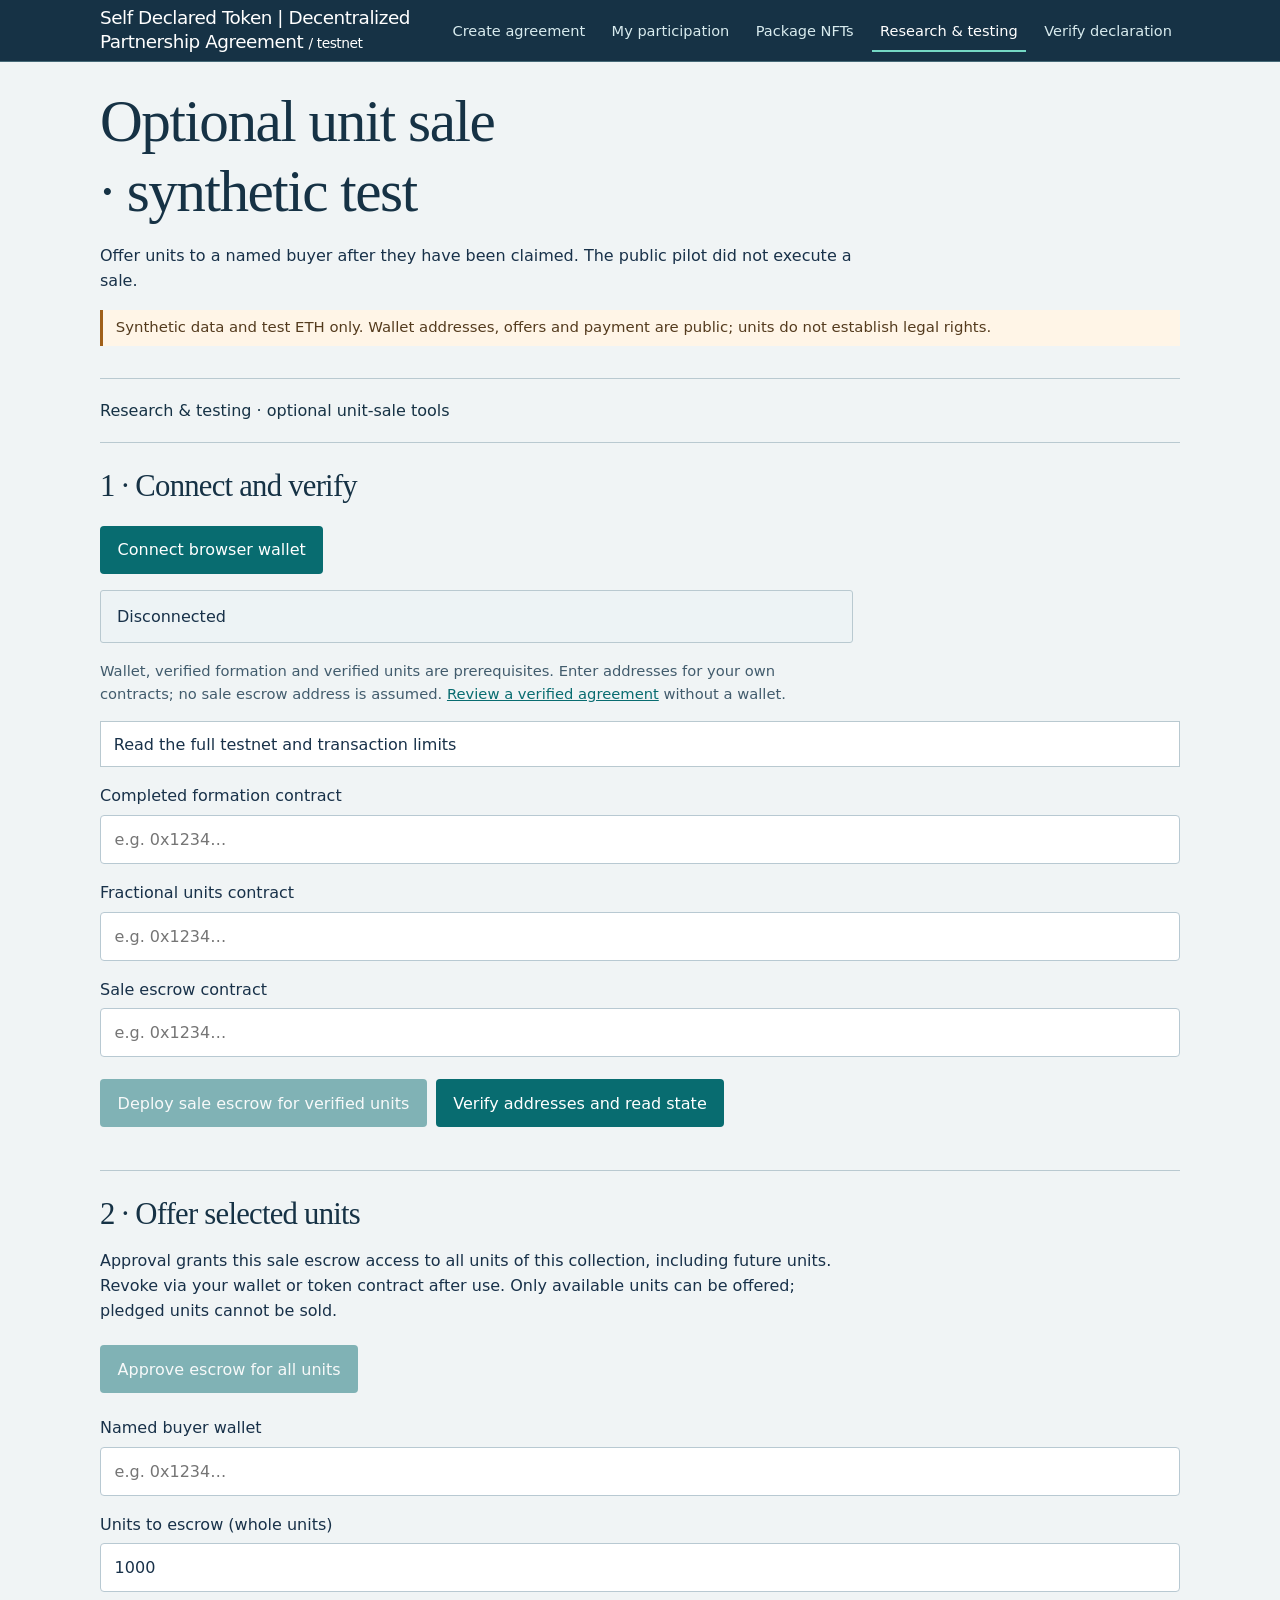
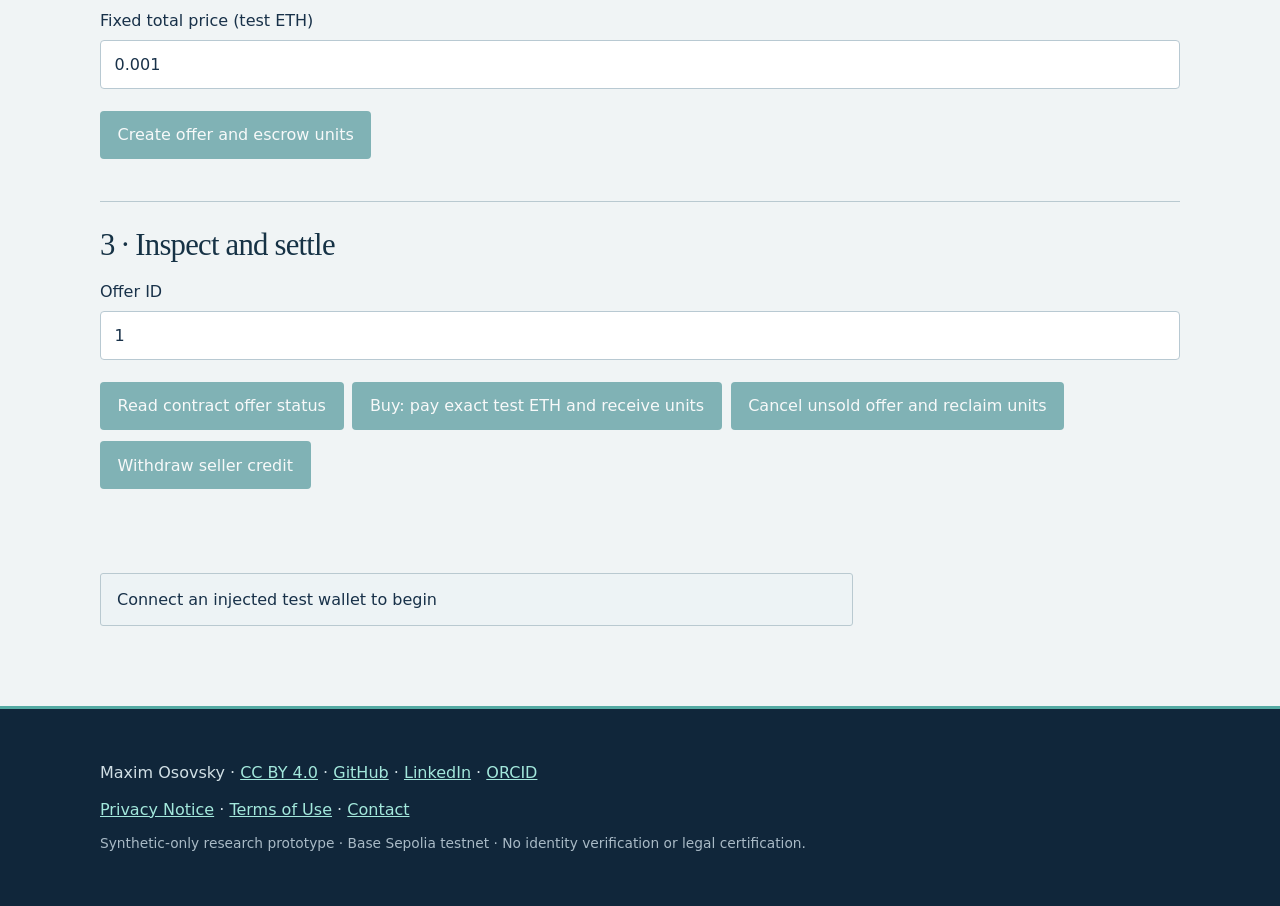
<file: sale.html>
<!doctype html><html lang="en"><head><meta charset="UTF-8"><meta name="viewport" content="width=device-width,initial-scale=1"><meta name="theme-color" content="#f5f7f8"><title>DPA share sale · local/testnet · Self Declared Token | Decentralized Partnership Agreement</title>  <script type="module" crossorigin src="./assets/sale-DixRk9M1.js"></script>
  <link rel="modulepreload" crossorigin href="./assets/contract-provenance-B4ruYxSf.js">
  <link rel="modulepreload" crossorigin href="./assets/field-feedback-CRPeFo0m.js">
  <link rel="modulepreload" crossorigin href="./assets/share-ui-B7UHelwX.js">
  <link rel="modulepreload" crossorigin href="./assets/DPAFormation-DPb4br9u.js">
  <link rel="modulepreload" crossorigin href="./assets/formation-kVXkSW9i.js">
  <link rel="modulepreload" crossorigin href="./assets/formation-provenance-H4Lyw1g5.js">
  <link rel="modulepreload" crossorigin href="./assets/parseEther-Bq4jX1qL.js">
  <link rel="modulepreload" crossorigin href="./assets/share-sale-DKMB3g9w.js">
  <link rel="modulepreload" crossorigin href="./assets/custom-DUMxOfC-.js">
  <link rel="stylesheet" crossorigin href="./assets/site-BsGRgECv.css">
</head><body><a class="skip-link" href="#main">Skip to main content</a><header class="site-header"><div class="site-header-inner"><a class="brand" href="./">Self Declared Token | Decentralized Partnership Agreement <small> / testnet</small></a><nav class="site-links" aria-label="Site navigation"><a href="./dpa.html">Create agreement</a><a href="./shares.html">My participation</a><a href="./packages.html">Package NFTs</a><a href="./sale.html" aria-current="page">Research & testing</a><a href="./verify.html">Verify declaration</a></nav></div></header><main id="main"><h1>Optional unit sale · synthetic test</h1><p>Offer units to a named buyer after they have been claimed. The public pilot did not execute a sale.</p><p class="quick-warning">Synthetic data and test ETH only. Wallet addresses, offers and payment are public; units do not establish legal rights.</p><details class="research" open><summary>Research &amp; testing · optional unit-sale tools</summary><section><h2>1 · Connect and verify</h2><button id="connect">Connect browser wallet</button><p id="network">Disconnected</p><p class="setup-note">Wallet, verified formation and verified units are prerequisites. Enter addresses for your own contracts; no sale escrow address is assumed. <a href="./dpa.html#invitation-workflow">Review a verified agreement</a> without a wallet.</p><details class="flow-details"><summary>Read the full testnet and transaction limits</summary><aside>Only fictional agreements, test wallets and native test ETH on Base Sepolia or local chain 31337. An offer is addressed to one buyer, all-or-nothing for a fixed price; no partial fills, order matching or real-money service. On-chain terms, addresses and payment are public. Units are not automatically contractual rights. Do not use mainnet or real funds.</aside></details><label>Completed formation contract <input id="agreement" placeholder="e.g. 0x1234…" name="agreement" autocomplete="off" spellcheck="false"></label><label>Fractional units contract <input id="units" placeholder="e.g. 0x1234…" name="units" autocomplete="off" spellcheck="false"></label><label>Sale escrow contract <input id="sale" placeholder="e.g. 0x1234…" name="sale" autocomplete="off" spellcheck="false"></label><button id="deploy-sale" disabled>Deploy sale escrow for verified units</button><button id="load">Verify addresses and read state</button><pre id="summary" aria-live="polite"></pre></section><section><h2>2 · Offer selected units</h2><p>Approval grants this sale escrow access to all units of this collection, including future units. Revoke via your wallet or token contract after use. Only available units can be offered; pledged units cannot be sold.</p><button id="approve" disabled>Approve escrow for all units</button><label>Named buyer wallet <input id="buyer" placeholder="e.g. 0x1234…" name="buyer" autocomplete="off" spellcheck="false"></label><label>Units to escrow (whole units) <input id="amount" value="1000" name="amount" autocomplete="off" inputmode="numeric"></label><label>Fixed total price (test ETH) <input id="price" value="0.001" name="price" autocomplete="off" inputmode="decimal"></label><button id="offer" disabled>Create offer and escrow units</button></section><section><h2>3 · Inspect and settle</h2><label>Offer ID <input id="offer-id" value="1" name="offer-id" autocomplete="off" inputmode="numeric"></label><button id="inspect" disabled>Read contract offer status</button><pre id="details" aria-live="polite"></pre><button id="buy" disabled>Buy: pay exact test ETH and receive units</button><button id="cancel" disabled>Cancel unsold offer and reclaim units</button><button id="withdraw" disabled>Withdraw seller credit</button></section></details><p id="status" role="status">Connect an injected test wallet to begin</p></main><footer><div class="site-footer-inner"><p>Maxim Osovsky · <a href="https://creativecommons.org/licenses/by/4.0/">CC BY 4.0</a> · <a href="https://github.com/maximosovsky">GitHub</a> · <a href="https://www.linkedin.com/in/osovsky/">LinkedIn</a> · <a href="https://orcid.org/0009-0004-1594-0940">ORCID</a></p><p><a href="./privacy.html">Privacy Notice</a> · <a href="./terms.html">Terms of Use</a> · <a href="./contact.html">Contact</a></p><p class="fine-print">Synthetic-only research prototype · Base Sepolia testnet · No identity verification or legal certification.</p></div></footer></body></html>
</file>
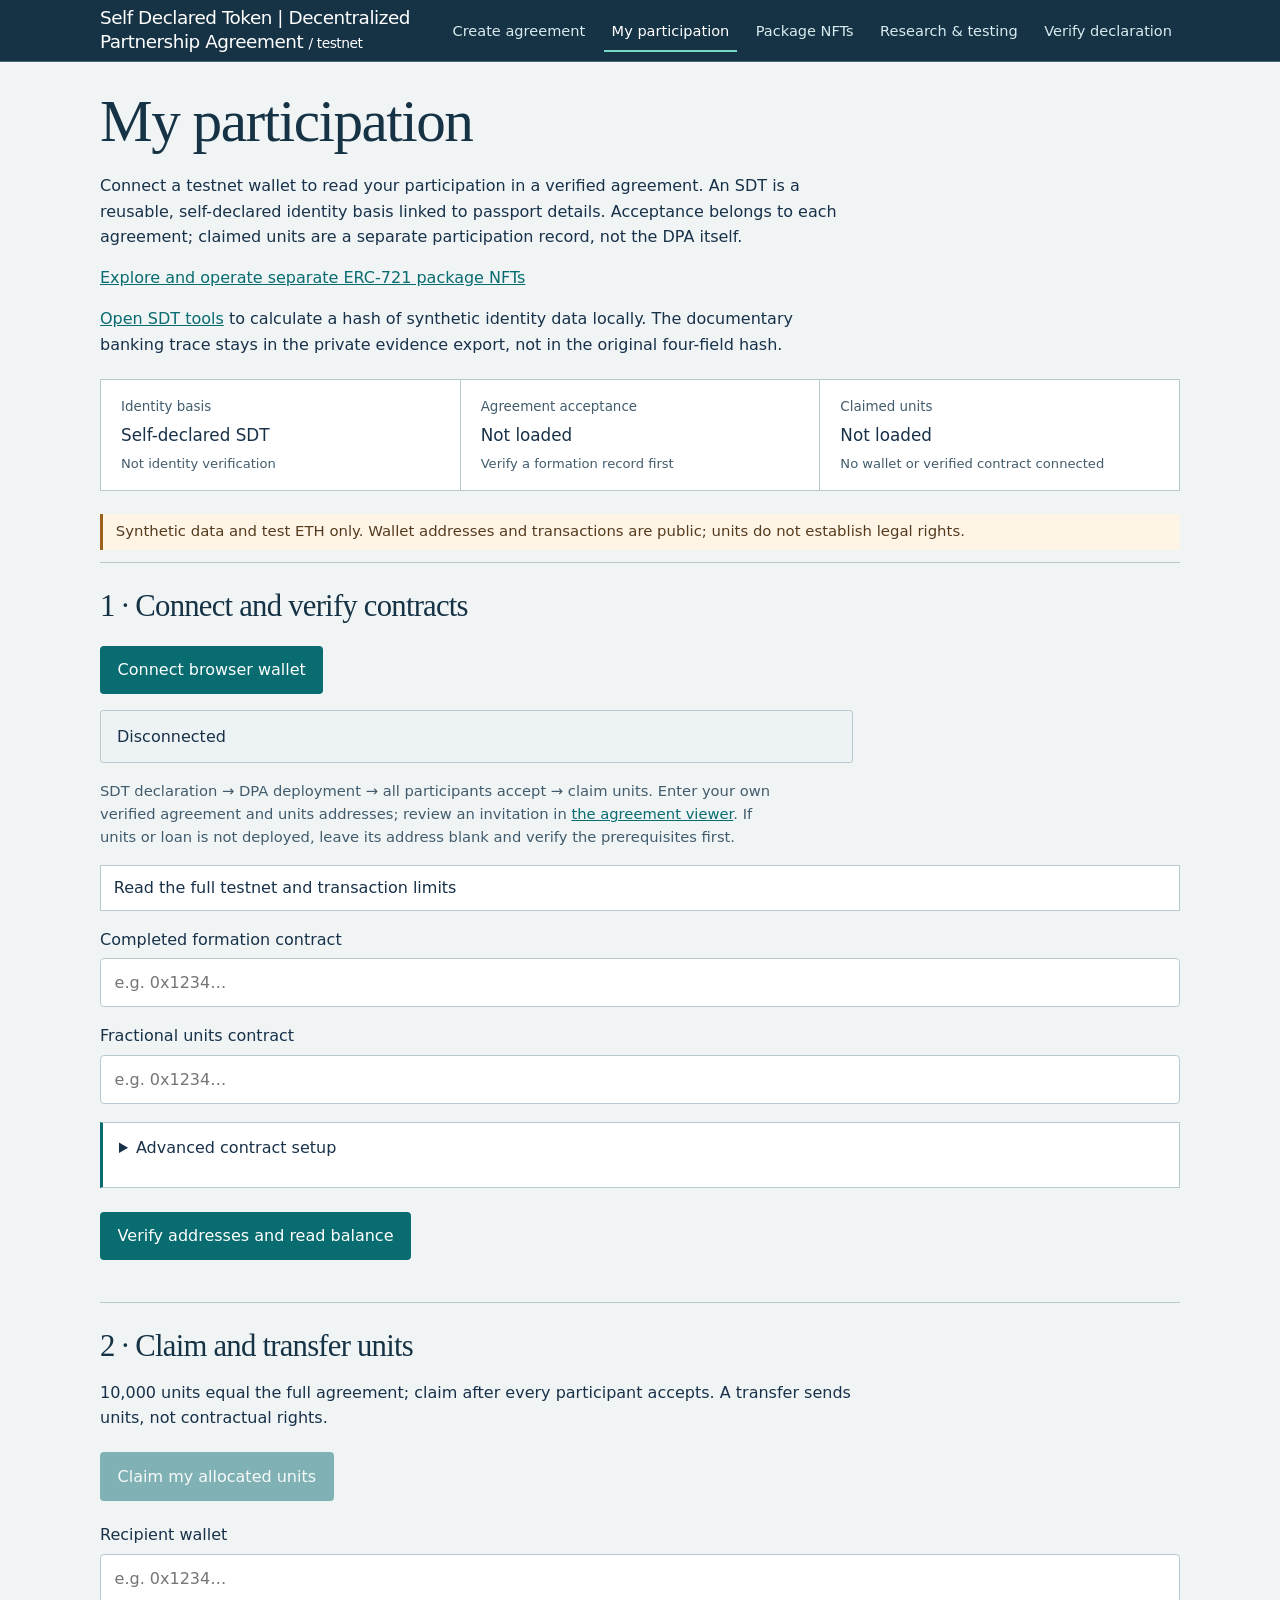
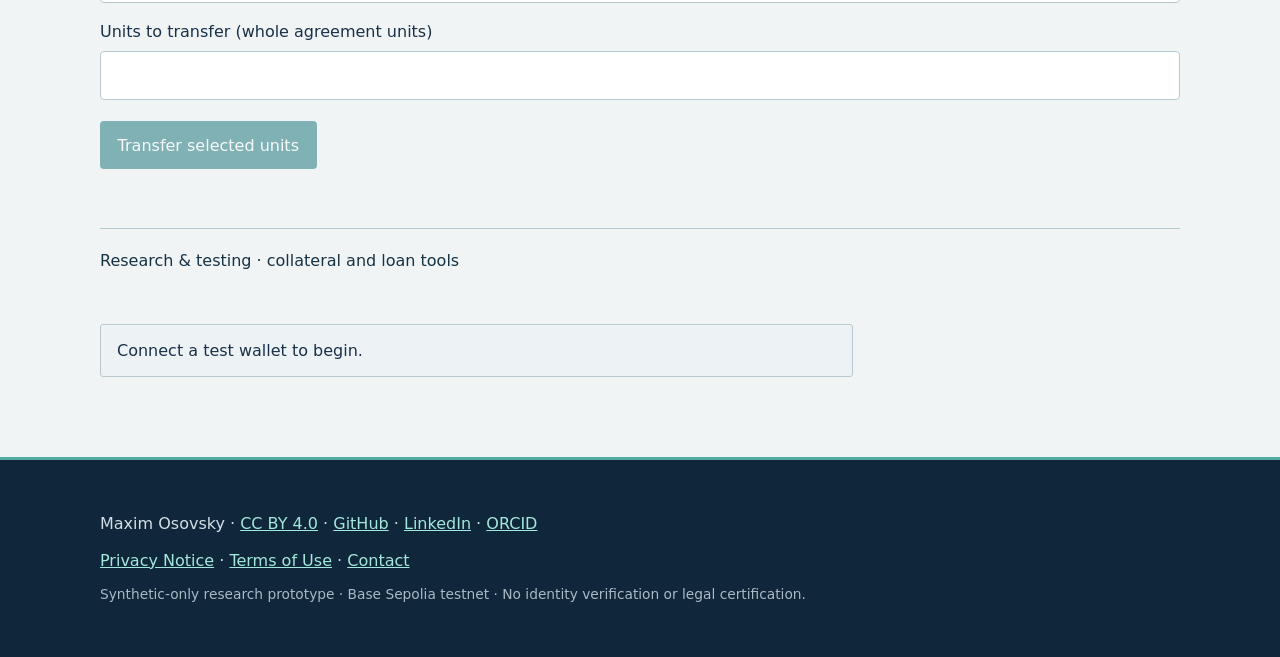
<file: shares.html>
<!doctype html><html lang="en"><head><meta charset="UTF-8"><meta name="viewport" content="width=device-width,initial-scale=1"><meta name="theme-color" content="#f5f7f8"><title>My participation · Self Declared Token | Decentralized Partnership Agreement</title>  <script type="module" crossorigin src="./assets/shares-CP3qzNUw.js"></script>
  <link rel="modulepreload" crossorigin href="./assets/contract-provenance-B4ruYxSf.js">
  <link rel="modulepreload" crossorigin href="./assets/field-feedback-CRPeFo0m.js">
  <link rel="modulepreload" crossorigin href="./assets/share-ui-B7UHelwX.js">
  <link rel="modulepreload" crossorigin href="./assets/DPAFormation-DPb4br9u.js">
  <link rel="modulepreload" crossorigin href="./assets/formation-kVXkSW9i.js">
  <link rel="modulepreload" crossorigin href="./assets/formation-provenance-H4Lyw1g5.js">
  <link rel="modulepreload" crossorigin href="./assets/custom-DUMxOfC-.js">
  <link rel="modulepreload" crossorigin href="./assets/http-DfqyRnB-.js">
  <link rel="modulepreload" crossorigin href="./assets/parseEther-Bq4jX1qL.js">
  <link rel="stylesheet" crossorigin href="./assets/site-BsGRgECv.css">
</head><body><a class="skip-link" href="#main">Skip to main content</a><header class="site-header"><div class="site-header-inner"><a class="brand" href="./">Self Declared Token | Decentralized Partnership Agreement <small> / testnet</small></a><nav class="site-links" aria-label="Site navigation"><a href="./dpa.html">Create agreement</a><a href="./shares.html" aria-current="page">My participation</a><a href="./packages.html">Package NFTs</a><a href="./sale.html">Research & testing</a><a href="./verify.html">Verify declaration</a></nav></div></header><main id="main"><h1>My participation</h1><p>Connect a testnet wallet to read your participation in a verified agreement. An SDT is a reusable, self-declared identity basis linked to passport details. Acceptance belongs to each agreement; claimed units are a separate participation record, not the DPA itself.</p><p><a href="./packages.html">Explore and operate separate ERC-721 package NFTs</a></p><p><a href="/#sdt-tools">Open SDT tools</a> to calculate a hash of synthetic identity data locally. The documentary banking trace stays in the private evidence export, not in the original four-field hash.</p><div id="participation-overview" class="participation-overview"><div><span>Identity basis</span><strong>Self-declared SDT</strong><small>Not identity verification</small></div><div><span>Agreement acceptance</span><strong>Not loaded</strong><small>Verify a formation record first</small></div><div><span>Claimed units</span><strong>Not loaded</strong><small>No wallet or verified contract connected</small></div></div><p class="quick-warning">Synthetic data and test ETH only. Wallet addresses and transactions are public; units do not establish legal rights.</p><section><h2>1 · Connect and verify contracts</h2><button id="connect">Connect browser wallet</button><p id="network">Disconnected</p><p class="setup-note">SDT declaration → DPA deployment → all participants accept → claim units. Enter your own verified agreement and units addresses; review an invitation in <a href="./dpa.html#invitation-workflow">the agreement viewer</a>. If units or loan is not deployed, leave its address blank and verify the prerequisites first.</p><details class="flow-details"><summary>Read the full testnet and transaction limits</summary><aside>Only fictional agreements, test wallets and test ETH on Base Sepolia or local chain 31337. Public contract transactions expose wallet addresses, amounts and terms. Token units evidence allocation, not contractual assignment, identity verification, or legal rights. No mainnet or real funds.</aside></details><label>Completed formation contract <input id="agreement" placeholder="e.g. 0x1234…" name="agreement" autocomplete="off" spellcheck="false"></label><label>Fractional units contract <input id="units" placeholder="e.g. 0x1234…" name="units" autocomplete="off" spellcheck="false"></label><details class="technical"><summary>Advanced contract setup</summary><label>Collateral / loan contract <input id="loan" placeholder="e.g. 0x1234…" name="loan" autocomplete="off" spellcheck="false"></label><button id="deploy-units" disabled>Deploy units for verified formation</button><button id="deploy-loan" disabled>Deploy loan for verified units</button></details><button id="load">Verify addresses and read balance</button><pre id="summary" aria-live="polite"></pre></section><section><h2>2 · Claim and transfer units</h2><p>10,000 units equal the full agreement; claim after every participant accepts. A transfer sends units, not contractual rights.</p><button id="claim" disabled>Claim my allocated units</button><label>Recipient wallet <input id="recipient" placeholder="e.g. 0x1234…" name="recipient" autocomplete="off" spellcheck="false"></label><label>Units to transfer (whole agreement units) <input id="transfer-units" type="number" min="1" step="1" name="transfer-units" autocomplete="off"></label><button id="transfer" disabled>Transfer selected units</button></section><details class="research"><summary>Research &amp; testing · collateral and loan tools</summary><section><h2>3 · Pledge or offer a loan</h2><p>Percentage is of your CURRENT unpledged balance, not the full agreement. Collateral rounds down to whole units. Approval permits the verified loan contract to move your units; revoke in your wallet or via ERC1155 if no longer needed.</p><button id="approve" disabled>Approve verified escrow contract</button><label>Counterparty / lender wallet <input id="counterparty" placeholder="e.g. 0x1234…" name="counterparty" autocomplete="off" spellcheck="false"></label><label>Percentage of own balance <input id="percent" type="number" min="0.01" max="100" step="0.01" value="25" name="percent" autocomplete="off"></label><label>Duration in days (1–365) <input id="duration" type="number" min="1" max="365" step="1" value="1" name="duration" autocomplete="off"></label><label>Principal in test ETH <input id="principal" value="0.001" name="principal" autocomplete="off" inputmode="decimal"></label><label>Interest % (0–100) <input id="interest" value="5" name="interest" autocomplete="off" inputmode="decimal"></label><p id="quote" aria-live="polite"></p><button id="pledge" disabled>Pledge selected share without borrowing</button><button id="offer" disabled>Create loan offer and escrow share</button></section><section><h2>4 · Position lifecycle</h2><label>Position ID <input id="position-id" type="number" min="1" step="1" value="1" name="position-id" autocomplete="off"></label><button id="inspect" disabled>Inspect position</button><pre id="position" aria-live="polite"></pre><p>Funding transfers exact test ETH into borrower credit. Borrower withdraws principal, repays exact principal plus rounded-up interest before deadline, then recovers collateral; lender withdraws repayment credit. Unfunded offers can be cancelled. After deadline, lender may claim default collateral.</p><button id="fund" disabled>Fund loan with test ETH</button><button id="withdraw" disabled>Withdraw my test ETH credit</button><button id="repay" disabled>Repay loan with test ETH</button><button id="cancelLoan" disabled>Cancel unfunded loan</button><button id="releasePledge" disabled>Counterparty release pledge</button><button id="reclaimPledge" disabled>Reclaim expired pledge</button><button id="claimRepaidCollateral" disabled>Recover repaid collateral</button><button id="claimDefault" disabled>Claim defaulted collateral</button></section></details><p id="status" aria-live="polite">Connect a test wallet to begin.</p></main><footer><div class="site-footer-inner"><p>Maxim Osovsky · <a href="https://creativecommons.org/licenses/by/4.0/">CC BY 4.0</a> · <a href="https://github.com/maximosovsky">GitHub</a> · <a href="https://www.linkedin.com/in/osovsky/">LinkedIn</a> · <a href="https://orcid.org/0009-0004-1594-0940">ORCID</a></p><p><a href="./privacy.html">Privacy Notice</a> · <a href="./terms.html">Terms of Use</a> · <a href="./contact.html">Contact</a></p><p class="fine-print">Synthetic-only research prototype · Base Sepolia testnet · No identity verification or legal certification.</p></div></footer></body></html>
</file>
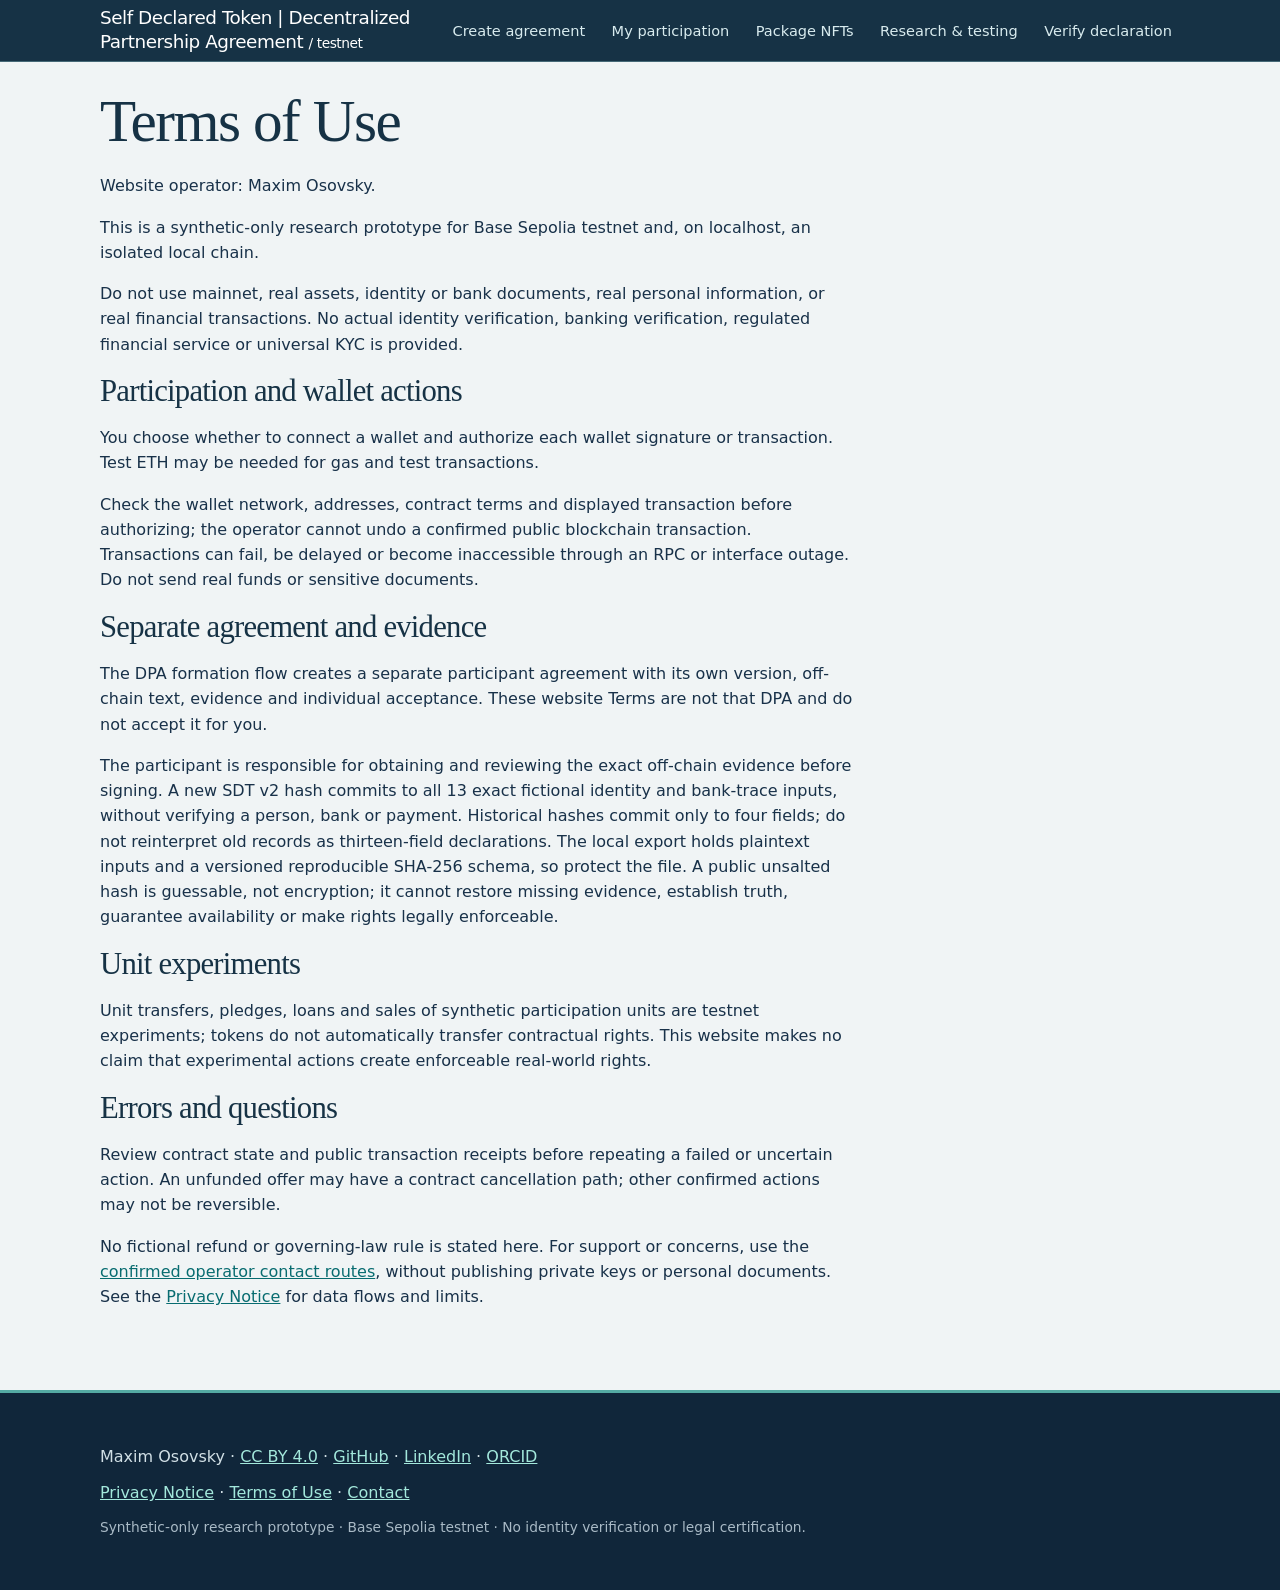
<file: terms.html>
<!doctype html><html lang="en"><head><meta charset="UTF-8"><meta name="viewport" content="width=device-width,initial-scale=1"><meta name="theme-color" content="#f5f7f8"><title>Terms of Use · Self Declared Token | Decentralized Partnership Agreement testnet</title>  <link rel="stylesheet" crossorigin href="./assets/site-BsGRgECv.css">
</head><body><a class="skip-link" href="#main">Skip to main content</a><header class="site-header"><div class="site-header-inner"><a class="brand" href="./">Self Declared Token | Decentralized Partnership Agreement <small> / testnet</small></a><nav class="site-links" aria-label="Site navigation"><a href="./dpa.html">Create agreement</a><a href="./shares.html">My participation</a><a href="./packages.html">Package NFTs</a><a href="./sale.html">Research & testing</a><a href="./verify.html">Verify declaration</a></nav></div></header><main id="main"><h1>Terms of Use</h1><p>Website operator: Maxim Osovsky.</p><p>This is a synthetic-only research prototype for Base Sepolia testnet and, on localhost, an isolated local chain.</p><p>Do not use mainnet, real assets, identity or bank documents, real personal information, or real financial transactions. No actual identity verification, banking verification, regulated financial service or universal KYC is provided.</p><h2>Participation and wallet actions</h2><p>You choose whether to connect a wallet and authorize each wallet signature or transaction. Test ETH may be needed for gas and test transactions.</p><p>Check the wallet network, addresses, contract terms and displayed transaction before authorizing; the operator cannot undo a confirmed public blockchain transaction. Transactions can fail, be delayed or become inaccessible through an RPC or interface outage. Do not send real funds or sensitive documents.</p><h2>Separate agreement and evidence</h2><p>The DPA formation flow creates a separate participant agreement with its own version, off-chain text, evidence and individual acceptance. These website Terms are not that DPA and do not accept it for you. </p><p>The participant is responsible for obtaining and reviewing the exact off-chain evidence before signing. A new SDT v2 hash commits to all 13 exact fictional identity and bank-trace inputs, without verifying a person, bank or payment. Historical hashes commit only to four fields; do not reinterpret old records as thirteen-field declarations. The local export holds plaintext inputs and a versioned reproducible SHA-256 schema, so protect the file. A public unsalted hash is guessable, not encryption; it cannot restore missing evidence, establish truth, guarantee availability or make rights legally enforceable.</p><h2>Unit experiments</h2><p>Unit transfers, pledges, loans and sales of synthetic participation units are testnet experiments; tokens do not automatically transfer contractual rights. This website makes no claim that experimental actions create enforceable real-world rights.</p><h2>Errors and questions</h2><p>Review contract state and public transaction receipts before repeating a failed or uncertain action. An unfunded offer may have a contract cancellation path; other confirmed actions may not be reversible.</p><p>No fictional refund or governing-law rule is stated here. For support or concerns, use the <a href="./contact.html">confirmed operator contact routes</a>, without publishing private keys or personal documents. See the <a href="./privacy.html">Privacy Notice</a> for data flows and limits.</p></main><footer><div class="site-footer-inner"><p>Maxim Osovsky · <a href="https://creativecommons.org/licenses/by/4.0/">CC BY 4.0</a> · <a href="https://github.com/maximosovsky">GitHub</a> · <a href="https://www.linkedin.com/in/osovsky/">LinkedIn</a> · <a href="https://orcid.org/0009-0004-1594-0940">ORCID</a></p><p><a href="./privacy.html">Privacy Notice</a> · <a href="./terms.html">Terms of Use</a> · <a href="./contact.html">Contact</a></p><p class="fine-print">Synthetic-only research prototype · Base Sepolia testnet · No identity verification or legal certification.</p></div></footer></body></html>
</file>
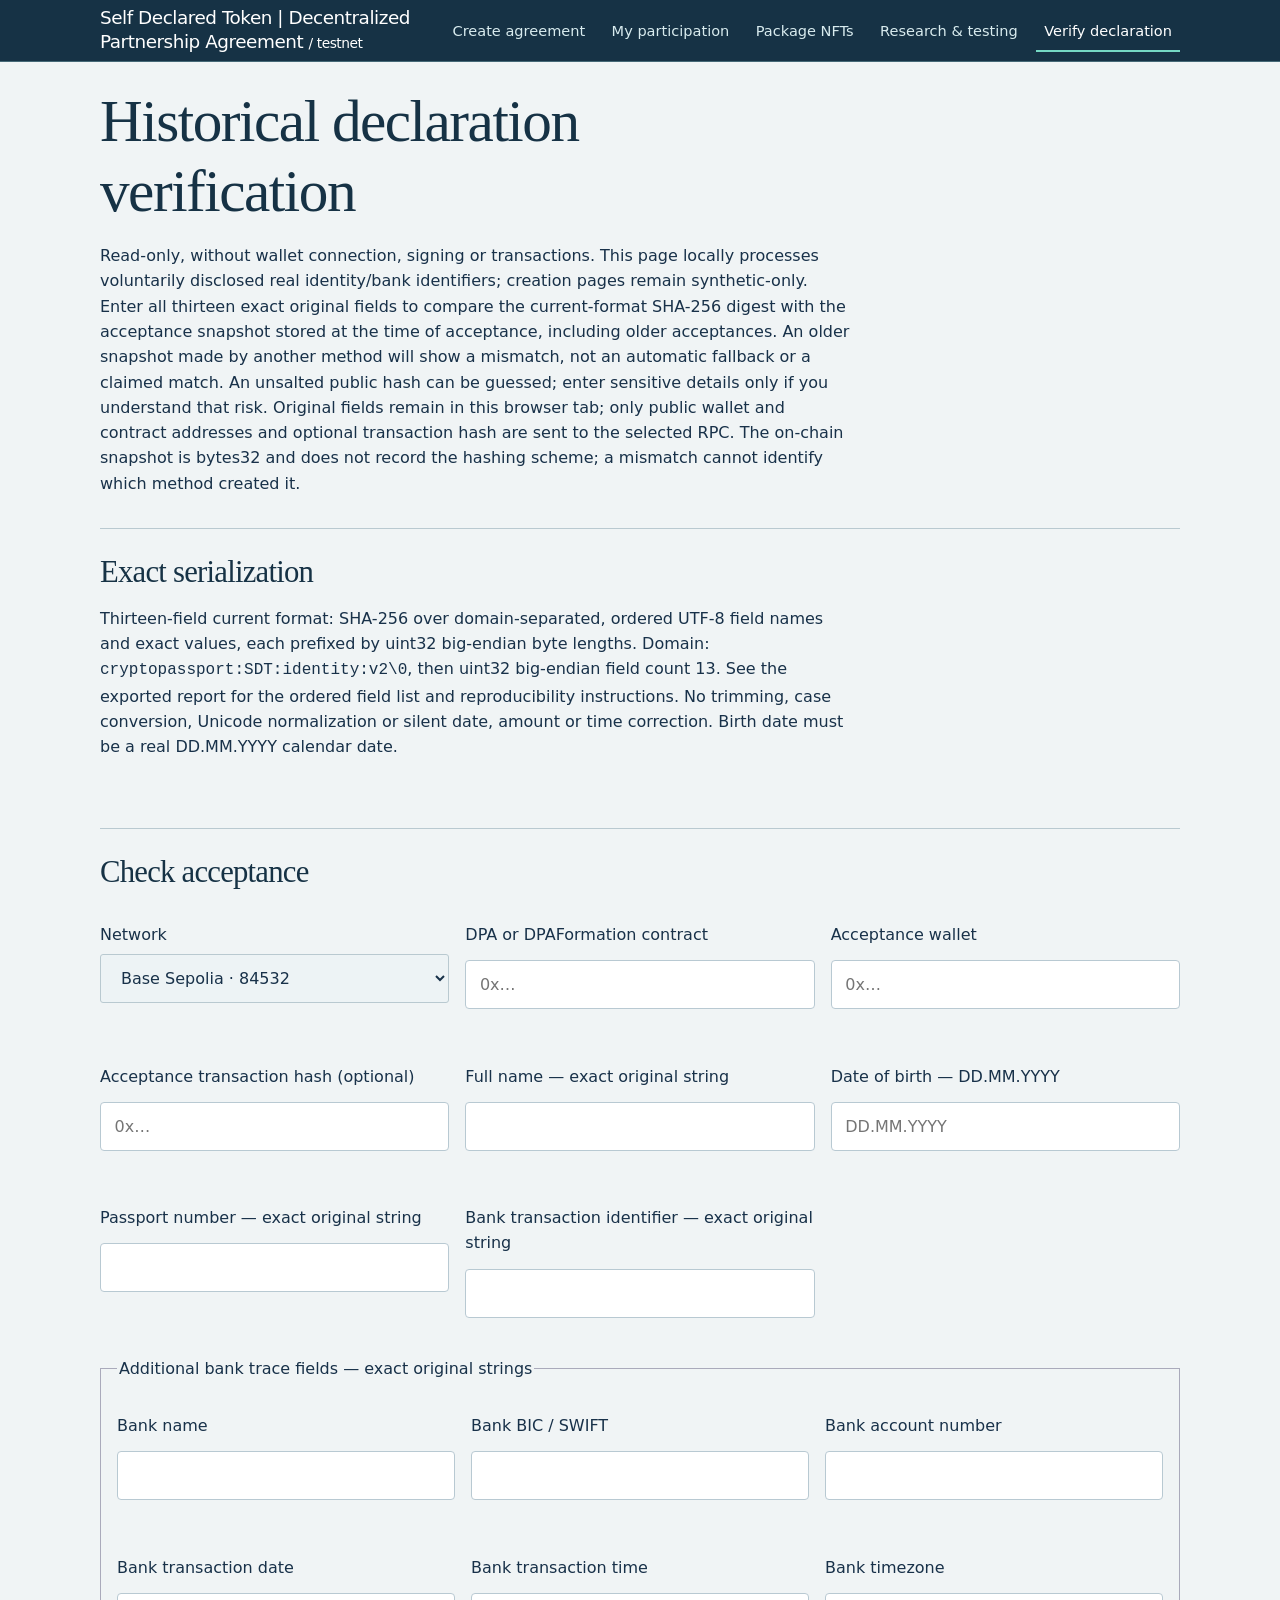
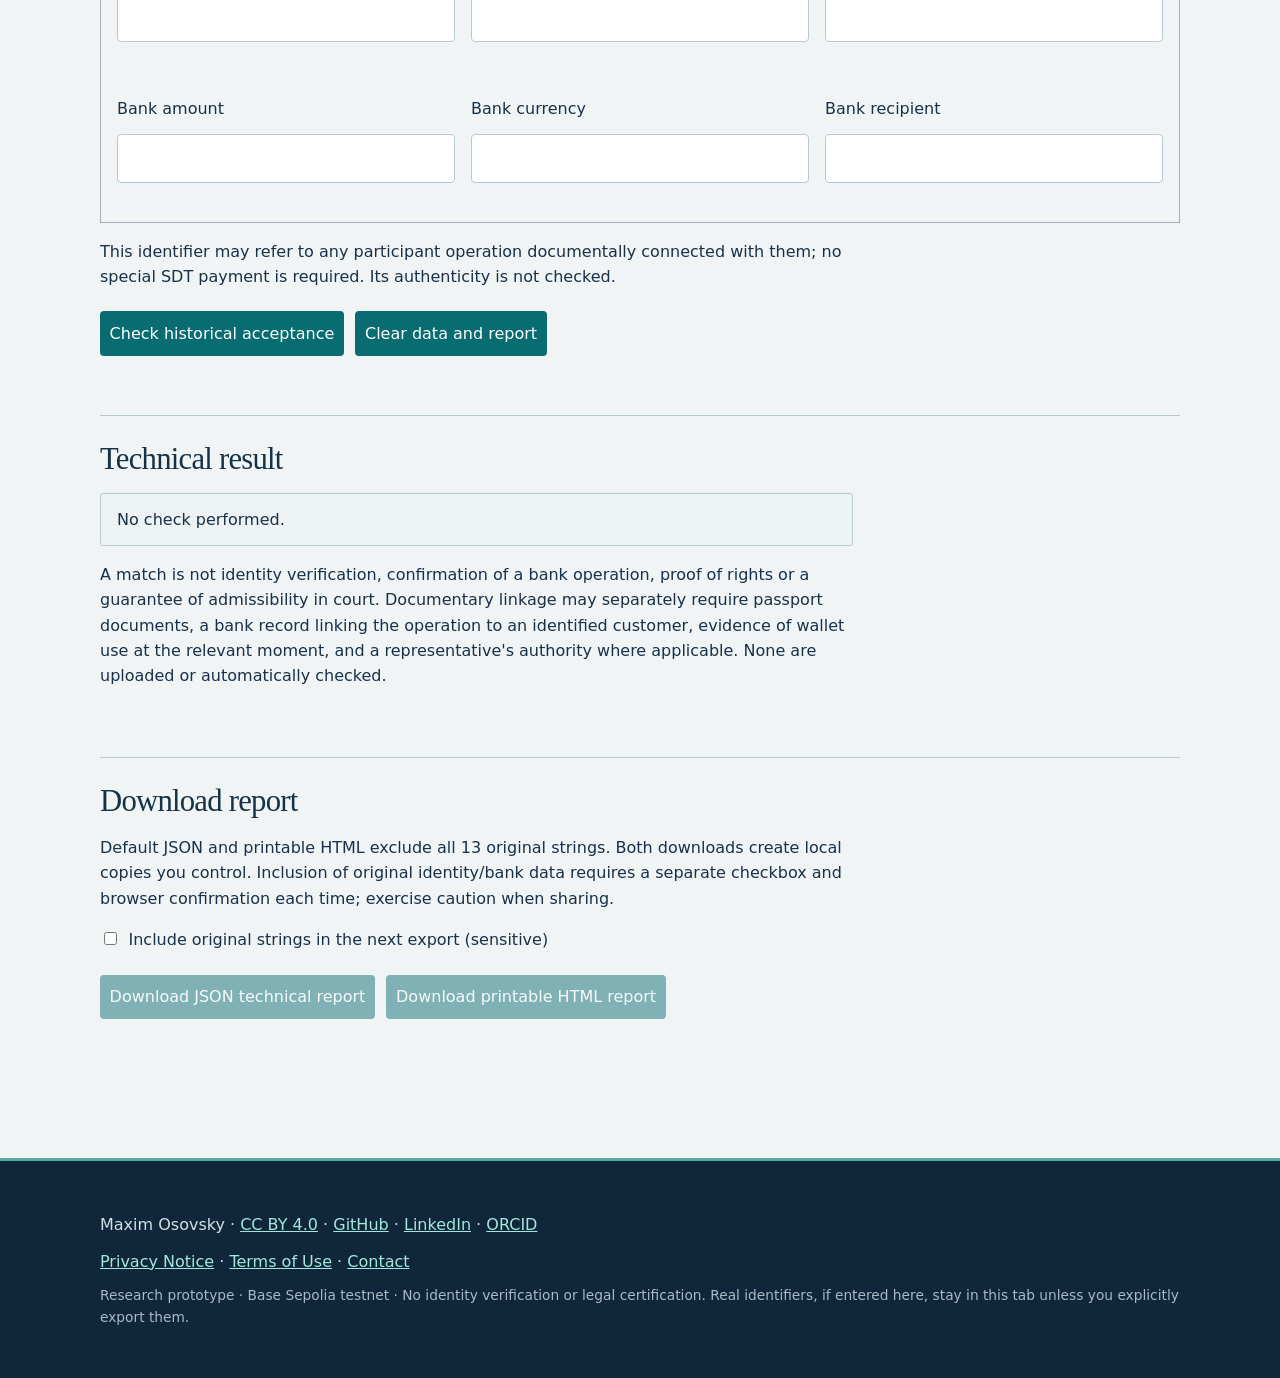
<file: verify.html>
<!doctype html><html lang="en"><head><meta charset="UTF-8"><meta name="viewport" content="width=device-width,initial-scale=1"><meta name="referrer" content="no-referrer"><meta http-equiv="Content-Security-Policy" content="default-src 'none'; script-src 'self'; style-src 'self'; connect-src https://sepolia.base.org http://127.0.0.1:8545; base-uri 'none'; form-action 'none'; object-src 'none'; frame-ancestors 'none'"><title>Historical SDT declaration verification · Research &amp; testing</title>  <script type="module" crossorigin src="./assets/verify-t6q3TrFl.js"></script>
  <link rel="modulepreload" crossorigin href="./assets/contract-provenance-B4ruYxSf.js">
  <link rel="modulepreload" crossorigin href="./assets/DPAFormation-DPb4br9u.js">
  <link rel="modulepreload" crossorigin href="./assets/formation-kVXkSW9i.js">
  <link rel="modulepreload" crossorigin href="./assets/exclusive-formation-provenance-BAhI4wS7.js">
  <link rel="modulepreload" crossorigin href="./assets/agreement-CIZrhk8A.js">
  <link rel="modulepreload" crossorigin href="./assets/formation-provenance-H4Lyw1g5.js">
  <link rel="modulepreload" crossorigin href="./assets/http-DfqyRnB-.js">
  <link rel="stylesheet" crossorigin href="./assets/verify-DwNHoXW4.css">
  <link rel="stylesheet" crossorigin href="./assets/site-BsGRgECv.css">
</head><body><a class="skip-link" href="#main">Skip to main content</a><header class="site-header"><div class="site-header-inner"><a class="brand" href="./">Self Declared Token | Decentralized Partnership Agreement <small> / testnet</small></a><nav class="site-links" aria-label="Site navigation"><a href="./dpa.html">Create agreement</a><a href="./shares.html">My participation</a><a href="./packages.html">Package NFTs</a><a href="./sale.html">Research &amp; testing</a><a href="./verify.html" aria-current="page">Verify declaration</a></nav></div></header><main id="main"><h1>Historical declaration verification</h1><p>Read-only, without wallet connection, signing or transactions. This page locally processes voluntarily disclosed real identity/bank identifiers; creation pages remain synthetic-only. Enter all thirteen exact original fields to compare the current-format SHA-256 digest with the acceptance snapshot stored at the time of acceptance, including older acceptances. An older snapshot made by another method will show a mismatch, not an automatic fallback or a claimed match. An unsalted public hash can be guessed; enter sensitive details only if you understand that risk. Original fields remain in this browser tab; only public wallet and contract addresses and optional transaction hash are sent to the selected RPC. The on-chain snapshot is bytes32 and does not record the hashing scheme; a mismatch cannot identify which method created it.</p><section><h2>Exact serialization</h2><p>Thirteen-field current format: SHA-256 over domain-separated, ordered UTF-8 field names and exact values, each prefixed by uint32 big-endian byte lengths. Domain: <code>cryptopassport:SDT:identity:v2\0</code>, then uint32 big-endian field count 13. See the exported report for the ordered field list and reproducibility instructions. No trimming, case conversion, Unicode normalization or silent date, amount or time correction. Birth date must be a real DD.MM.YYYY calendar date.</p></section><section><h2>Check acceptance</h2><form id="verification-form" autocomplete="off"><div class="verify-grid"><label>Network<select id="network" autocomplete="off"><option value="84532">Base Sepolia · 84532</option><option value="31337">Local Hardhat · 31337 (localhost only)</option></select></label><label>DPA or DPAFormation contract<input id="contract" autocomplete="off" spellcheck="false" required placeholder="0x…"></label><label>Acceptance wallet<input id="wallet" autocomplete="off" spellcheck="false" required placeholder="0x…"></label><label>Acceptance transaction hash (optional)<input id="tx" autocomplete="off" spellcheck="false" placeholder="0x…"></label><label>Full name — exact original string<input id="fullName" autocomplete="off" spellcheck="false" required></label><label>Date of birth — DD.MM.YYYY<input id="dateOfBirth" autocomplete="off" spellcheck="false" required placeholder="DD.MM.YYYY"></label><label>Passport number — exact original string<input id="passportNumber" autocomplete="off" spellcheck="false" required></label><label>Bank transaction identifier — exact original string<input id="bankTransactionId" autocomplete="off" spellcheck="false" required></label></div><fieldset id="v2-bank-fields"><legend>Additional bank trace fields — exact original strings</legend><div class="verify-grid"><label>Bank name<input id="bankName" autocomplete="off" spellcheck="false" required></label><label>Bank BIC / SWIFT<input id="bankBic" autocomplete="off" spellcheck="false" required></label><label>Bank account number<input id="bankAccountNumber" autocomplete="off" spellcheck="false" required></label><label>Bank transaction date<input id="bankDate" autocomplete="off" spellcheck="false" required></label><label>Bank transaction time<input id="bankTime" autocomplete="off" spellcheck="false" required></label><label>Bank timezone<input id="bankTimezone" autocomplete="off" spellcheck="false" required></label><label>Bank amount<input id="bankAmount" autocomplete="off" spellcheck="false" required></label><label>Bank currency<input id="bankCurrency" autocomplete="off" spellcheck="false" required></label><label>Bank recipient<input id="bankRecipient" autocomplete="off" spellcheck="false" required></label></div></fieldset><p>This identifier may refer to any participant operation documentally connected with them; no special SDT payment is required. Its authenticity is not checked.</p><button id="verify" type="submit">Check historical acceptance</button> <button id="clear" type="button">Clear data and report</button></form></section><section><h2>Technical result</h2><p id="status" role="status" aria-live="polite">No check performed.</p><pre id="result" class="verify-result"></pre><p id="limitations">A match is not identity verification, confirmation of a bank operation, proof of rights or a guarantee of admissibility in court. Documentary linkage may separately require passport documents, a bank record linking the operation to an identified customer, evidence of wallet use at the relevant moment, and a representative's authority where applicable. None are uploaded or automatically checked.</p></section><section><h2>Download report</h2><p>Default JSON and printable HTML exclude all 13 original strings. Both downloads create local copies you control. Inclusion of original identity/bank data requires a separate checkbox and browser confirmation each time; exercise caution when sharing.</p><label><input id="include-pii" type="checkbox" autocomplete="off"> Include original strings in the next export (sensitive)</label><p><button id="export-json" type="button" disabled>Download JSON technical report</button> <button id="export-html" type="button" disabled>Download printable HTML report</button></p></section></main><footer><div class="site-footer-inner"><p>Maxim Osovsky · <a href="https://creativecommons.org/licenses/by/4.0/">CC BY 4.0</a> · <a href="https://github.com/maximosovsky">GitHub</a> · <a href="https://www.linkedin.com/in/osovsky/">LinkedIn</a> · <a href="https://orcid.org/0009-0004-1594-0940">ORCID</a></p><p><a href="./privacy.html">Privacy Notice</a> · <a href="./terms.html">Terms of Use</a> · <a href="./contact.html">Contact</a></p><p class="fine-print">Research prototype · Base Sepolia testnet · No identity verification or legal certification. Real identifiers, if entered here, stay in this tab unless you explicitly export them.</p></div></footer></body></html>
</file>
<file: assets/style-BOniSwDp.css>
#sdt-tools{font-family:system-ui,Arial,sans-serif;color:#e7efff;background:#101827}#sdt-tools main{max-width:850px;margin:auto;padding:2rem}#sdt-tools section{background:#1e2a3c;padding:1.4rem;margin:1.2rem 0;border-radius:12px}#sdt-tools h1{font-size:2rem}#sdt-tools label{display:block;margin:.8rem 0}#sdt-tools input{display:block;width:95%;padding:.65rem;margin:.3rem 0;background:#101827;color:#fff;border:1px solid #6a84a1;border-radius:6px}#sdt-tools button{padding:.7rem;margin:.3rem;background:#5bd7ac;color:#101827;border:0;border-radius:6px;cursor:pointer;font-weight:700}#sdt-tools button:hover{background:#a0eed2}#sdt-tools .warning{background:#71372f;padding:1rem;border:1px solid #e9a393;border-radius:8px}#sdt-tools #digest,#sdt-tools #output,#sdt-tools #network{overflow-wrap:anywhere;background:#111c2d;padding:.8rem;border-radius:6px;min-height:1.3rem}
</file>
<file: assets/site-BsGRgECv.css>
:root{color-scheme:light;--ink:#15253b;--muted:#54667b;--line:#dce5ec;--paper:#fff;--canvas:#f5f7f8;--navy:#10263a;--teal:#087d77;--soft:#e7f4f1;font-family:ui-sans-serif,system-ui,-apple-system,Segoe UI,sans-serif}*{box-sizing:border-box}html{scroll-behavior:smooth}body{margin:0!important;color:var(--ink)!important;background:var(--canvas)!important;font:16px/1.65 ui-sans-serif,system-ui,-apple-system,Segoe UI,sans-serif!important}a{color:#086c70}a:hover{text-decoration-thickness:2px}a:focus-visible,button:focus-visible,input:focus-visible,textarea:focus-visible{outline:3px solid #086c70;outline-offset:3px}.site-header a:focus-visible{outline-color:#82ddca}.site-header{background:var(--navy);color:#fff;border-bottom:3px solid #21aaa1}.site-header-inner{max-width:1160px;margin:auto;padding:1rem clamp(1.25rem,4vw,2.5rem);display:flex;align-items:center;gap:1rem 2rem}.site-header a{color:#d8ebee;text-decoration:none}.site-header a:hover{text-decoration:underline}.brand{color:#fff!important;font-size:1.15rem;font-weight:500;letter-spacing:-.025em}.brand span{color:#69d3c1}.site-links{display:flex;gap:.45rem 1.4rem;font-size:.91rem;font-weight:400;margin-left:auto}.site-links a{display:inline-flex;align-items:center;min-height:44px;padding:.7rem 0;white-space:nowrap}body main{max-width:1160px;margin:0 auto;padding:clamp(1.5rem,4vw,3rem) clamp(1.25rem,4vw,2.5rem) 4rem}body main>nav{font-size:.88rem;color:var(--muted);margin:0 0 1.5rem}h1,h2,h3{line-height:1.18;letter-spacing:-.035em;color:var(--navy)}h1{font-size:clamp(2.1rem,5vw,4rem);max-width:850px;margin:.35rem 0 1rem}h2{font-size:clamp(1.35rem,2.5vw,1.8rem);margin:.25rem 0 1rem}h3{font-size:1.08rem;margin:.3rem 0 .55rem}p{margin:.65rem 0 1rem}body main p,body main a{overflow-wrap:anywhere}body main>p{max-width:850px}body main section{border:1px solid var(--line);background:var(--paper);border-radius:16px;padding:clamp(1.25rem,3vw,2rem);margin:1.1rem 0;box-shadow:0 7px 24px #10263a09}.eyebrow{color:var(--teal);font-size:.78rem;font-weight:500;letter-spacing:.12em;text-transform:uppercase}.hero{background:var(--navy);color:#e4f2f1;padding:clamp(2rem,5vw,4rem);border-radius:22px;margin:0 0 2rem;position:relative;overflow:hidden}.hero:after{content:"";position:absolute;width:240px;height:240px;border:1px solid #367b7d;border-radius:50%;right:-75px;top:-105px;box-shadow:0 0 0 58px #46b9a40f,0 0 0 116px #46b9a40a;pointer-events:none}.hero h1{color:#fff;margin:.5rem 0 1.2rem}.hero .eyebrow{color:#82ddca}.hero p{max-width:700px;color:#c8dade;font-size:1.12rem}.hero-actions{display:flex;gap:.8rem;flex-wrap:wrap;margin-top:1.6rem}.button-link{display:inline-flex;align-items:center;justify-content:center;border-radius:9px;padding:.75rem 1.1rem;background:#74d8c4;color:#10263a!important;text-decoration:none;font-weight:500}.button-link.secondary{background:transparent;border:1px solid #69949c;color:#fff!important}.button-link:hover{filter:brightness(1.08)}.intro-grid{display:grid;grid-template-columns:repeat(2,minmax(0,1fr));gap:1rem}.intro-grid section{margin:0}.section-number{display:inline-block;color:var(--teal);font-size:.8rem;letter-spacing:.12em;font-weight:500;margin-bottom:.6rem}.steps{list-style:none;margin:1rem 0 0;padding:0;display:grid;grid-template-columns:repeat(4,minmax(0,1fr));gap:.9rem}.steps li{border-left:3px solid #26a99a;background:#f4f9f8;padding:1rem;border-radius:0 10px 10px 0}.steps strong{display:block;color:var(--navy);margin-bottom:.4rem}.callout{border-left:4px solid #229e94;background:var(--soft);padding:1rem 1.3rem;border-radius:0 10px 10px 0}.pilot-grid{display:flex;flex-wrap:wrap;gap:.7rem;margin:1rem 0}.pilot-grid span{background:#edf5f4;padding:.55rem .85rem;border-radius:8px;font-weight:400}.workflow-heading{margin:3.5rem 0 1.2rem}.workflow-heading p{color:var(--muted)}body main .warning,body main aside{background:#fff4e4!important;color:#653e19!important;border:1px solid #eac58b!important;border-left:4px solid #d68b29!important;padding:1rem 1.25rem;border-radius:10px;max-width:none}body main section label,body main details[id=sdt-tools] label{display:block;margin:1rem 0;color:var(--ink);font-weight:400}body main input:not([type=checkbox]),body main textarea{font:inherit;background:#fff!important;color:var(--ink)!important;border:1px solid #b8c9d2;border-radius:8px;padding:.68rem .85rem;margin:.4rem 0;display:block;width:100%;max-width:100%}body main input[type=checkbox]{accent-color:var(--teal);display:inline-block;width:auto;margin-right:.4rem}body main button{font:inherit;font-weight:500;background:#086c70;color:#fff;border:0;border-radius:8px;padding:.72rem 1.1rem;margin:.35rem .55rem .35rem 0;cursor:pointer}body main button:hover:not(:disabled){background:#064f53}body main button:disabled{opacity:.48;cursor:not-allowed}body main pre,body main #progress,body main #invitation,body main #status,body main #digest,body main #output,body main #network{background:#edf3f5;color:var(--ink);border:1px solid var(--line);padding:.8rem 1rem;border-radius:8px;white-space:pre-wrap;overflow-wrap:anywhere}body main pre:empty,body main #progress:empty,body main #invitation:empty,body main #digest:empty,body main #output:empty{display:none}body main #people{max-width:850px}body>footer{background:#10263a;color:#d1dfe5;padding:2.5rem clamp(1.25rem,4vw,2.5rem)}body>footer .site-footer-inner{max-width:1080px;margin:auto}body>footer .mission{font-size:1.06rem;color:#fff;max-width:900px}body>footer a{color:#a3e8dc}body>footer p{margin:.7rem 0}body>footer .fine-print{font-size:.86rem;color:#a9bac6}@media(max-width:760px){.intro-grid{grid-template-columns:1fr}.steps{grid-template-columns:repeat(2,minmax(0,1fr))}.site-links{gap:.4rem .9rem}}@media(max-width:520px){.steps{grid-template-columns:1fr}.hero{padding:1.6rem}.site-header-inner{align-items:flex-start}.site-links{font-size:.83rem}body main{padding-left:1rem;padding-right:1rem}body main section{padding:1.2rem}.hero-actions .button-link{width:100%}}@media(prefers-reduced-motion:reduce){html{scroll-behavior:auto}}.skip-link{position:absolute;left:1rem;top:-10rem;z-index:100;background:#fff;color:#10263a;padding:.65rem 1rem;border:2px solid #087d77;border-radius:6px}.skip-link:focus-visible{top:1rem;outline:3px solid #086c70}body main summary:focus-visible,body main select:focus-visible{outline:3px solid #086c70;outline-offset:3px}body main [aria-invalid=true]{border:2px solid #b53932!important}body main .field-error{color:#a32122;font-weight:600;margin:.2rem 0 .65rem;overflow-wrap:anywhere}h1,h2,h3{text-wrap:balance;scroll-margin-top:1.5rem}button,a{touch-action:manipulation}body main pre{font-variant-numeric:tabular-nums}.workflow-map{padding:.8rem 1.1rem;background:#e7f4f1;border-left:4px solid #087d77;border-radius:7px;max-width:900px}body main details[id=sdt-tools]{margin:2rem 0;border:1px solid var(--line);border-radius:14px;background:#fff;padding:1.2rem}body main details[id=sdt-tools]>summary{cursor:pointer;font-weight:500;color:var(--navy);font-size:1.15rem}body main details[id=sdt-tools]>section{box-shadow:none}body main #verified-document{max-width:900px}.site-links a[aria-current=page]{background:#d8ebee;color:#10263a;border-radius:7px;padding:.55rem .7rem;text-decoration:underline;text-underline-offset:.25em}body main>nav{display:flex;align-items:center;gap:.5rem;flex-wrap:wrap}body main>nav a{display:inline-flex;align-items:center;min-height:44px;padding:.55rem .65rem;border-radius:6px;background:#e7f4f1}body main .action-feedback{display:none;background:#fff4e4;color:#653e19;border:1px solid #d68b29;border-left:4px solid #b53932;border-radius:7px;padding:.65rem .85rem;margin:.4rem 0 1rem;white-space:pre-wrap;overflow-wrap:anywhere}body main .action-feedback:not(:empty){display:block}body main .action-feedback:focus{outline:3px solid #086c70;outline-offset:2px}body main .prerequisite{font-size:.92rem;line-height:1.45;margin:.55rem 0}.secondary-context{margin-top:2rem}body main .secondary-context .warning{display:none}@media(max-width:520px){body main .prerequisite{margin:.45rem 0}body main section label{margin:.6rem 0}body main section:first-of-type{margin-top:.65rem}}:root{--ink:#183149;--muted:#425c6d;--line:#b9c9d0;--paper:#fff;--canvas:#f0f4f5;--navy:#163245;--teal:#086c70;--soft:#e3eff0}body{line-height:1.58!important}body main{padding-top:1.25rem}body main p{max-width:74ch}body main>p{max-width:74ch}.site-header{border-bottom:1px solid #466977}.site-header-inner{padding-top:.35rem;padding-bottom:.35rem;gap:.25rem 1.5rem}.brand{white-space:nowrap}.site-links{gap:0 .65rem}.site-links a{padding:.55rem .5rem;min-height:44px}.site-links a[aria-current=page]{background:transparent;color:#fff;border-radius:0;box-shadow:inset 0 -2px #74d8c4;padding:.55rem .5rem;text-decoration:none}body main section{border:0;border-top:1px solid var(--line);border-radius:0;box-shadow:none;margin:1rem 0;padding:1.3rem 0;background:transparent}h1,h2,h3{font-family:Georgia,Times New Roman,serif;font-weight:400;letter-spacing:-.025em}body main strong{font-weight:500}h1{font-size:clamp(2.2rem,4.7vw,3.7rem);max-width:21ch}h2{font-size:clamp(1.45rem,2.4vw,1.95rem)}.hero{border-radius:0;background:#163245;border-left:5px solid #5bb4ac;margin:0 0 1.2rem;padding:clamp(1.5rem,3vw,2.5rem)}.hero:after{display:none}.hero h1{max-width:20ch;margin:0 0 .5rem}.hero p{margin:.3rem 0 .8rem;max-width:60ch;font-size:1.05rem}.hero-actions{margin-top:1rem}.button-link{min-height:44px;border-radius:3px}.button-link.secondary{border-color:#b4d3d1}#public-pilot{border:1px solid var(--line);border-left:5px solid var(--teal);padding:clamp(1rem,2.5vw,1.6rem);background:#fff;margin:0 0 1.8rem}#public-pilot h2{margin:0 0 .65rem}.record{display:grid;grid-template-columns:repeat(2,minmax(0,1fr));border-top:1px solid var(--line);margin:.8rem 0}.record>div{display:grid;grid-template-columns:minmax(95px,1fr) 2.3fr;gap:.5rem;padding:.65rem 0;border-bottom:1px solid var(--line)}.record dt{font-size:.85rem;color:var(--muted);font-weight:400}.record dd{margin:0;font-weight:400}.record>div:nth-child(odd){padding-right:1.2rem}.contract-links{font-size:.87rem;line-height:1.5}.contract-links a{overflow-wrap:anywhere}.intro-grid{gap:1.5rem}.intro-grid section{padding:1.2rem 0}.steps li{background:transparent;border-radius:0;border-left:2px solid var(--teal);padding:.5rem .8rem}.section-number{font-size:.87rem;letter-spacing:0;text-transform:none}.callout,.workflow-map{border-radius:0}body main .quick-warning{max-width:none;margin:.45rem 0 .75rem;border-left:3px solid #a05f18;padding:.4rem .8rem;background:#fff5e7;color:#543b1e;font-size:.93rem}body main .flow-details{margin:.65rem 0 1rem;border:1px solid var(--line);background:#fff}body main .flow-details summary{cursor:pointer;min-height:44px;padding:.55rem .8rem;font-weight:500;display:flex;align-items:center}body main .flow-details aside{margin:0!important;border:0!important;border-top:1px solid var(--line)!important;border-left:3px solid #a05f18!important;border-radius:0!important;font-size:.94rem}body main .setup-note{font-size:.92rem;color:var(--muted);max-width:74ch}body main section:first-of-type{margin-top:.6rem}body main button{min-height:44px;border-radius:4px}body main input:not([type=checkbox]),body main textarea{border-radius:4px;min-height:44px}body main details[id=sdt-tools]{border-radius:0}body main pre,body main #progress,body main #invitation,body main #status,body main #digest,body main #output,body main #network{border-radius:3px}body main .warning,body main aside{border-radius:3px}body>footer{border-top:3px solid #54aaa3}body>footer .mission{font-family:Georgia,Times New Roman,serif;font-size:1.1rem}@media(max-width:760px){.site-header-inner{display:block}.brand{display:inline-flex;align-items:center;min-height:44px}.site-links{display:flex;flex-wrap:wrap;gap:0 .2rem}.site-links a{font-size:.88rem;padding:.5rem .38rem;min-height:44px}.site-links a[aria-current=page]{padding:.5rem .38rem}.record{grid-template-columns:1fr}}@media(max-width:520px){.site-links{justify-content:space-between}.site-links a{font-size:.79rem;line-height:1.15;padding:.45rem .22rem}.site-links a[aria-current=page]{padding:.45rem .22rem}.hero{padding:1.2rem}.hero h1{font-size:2.25rem}.hero-actions{gap:.5rem}.record>div{grid-template-columns:100px 1fr}.record>div:nth-child(odd){padding-right:0}body main{padding-top:1rem}body main section{padding:1rem 0}}body main .workspace-intro{padding:1.4rem 0 .6rem;max-width:820px}.workspace-intro h1{max-width:none;margin:.3rem 0 .55rem}.workspace-intro>p:last-child{font-size:1.08rem;color:var(--muted);max-width:68ch}body main #workspace-actions{border:0;padding:.35rem 0 1.3rem;margin:0;background:transparent}#workspace-actions h2{font-size:1.35rem;margin:.3rem 0 1rem}.action-grid{display:grid;grid-template-columns:repeat(3,minmax(0,1fr));gap:1px;background:var(--line);border:1px solid var(--line)}body main .workspace-action{display:flex;min-height:232px;flex-direction:column;gap:.65rem;background:#fff;color:var(--ink);padding:1.4rem 1.4rem 1.4rem 1.2rem;text-decoration:none;overflow-wrap:anywhere}.workspace-action:hover,.workspace-action:focus-visible{background:#ecf5f3}.workspace-action .action-number,.step-kicker{color:var(--teal);font-size:.82rem;font-weight:500;letter-spacing:.06em;text-transform:uppercase}.workspace-action strong{font:400 clamp(1.35rem,2vw,1.8rem)/1.2 Georgia,"Times New Roman",serif;color:var(--navy)}.workspace-action>span:nth-child(3){font-size:.93rem;color:var(--muted);line-height:1.5}.workspace-action .action-go{color:#086c70;font-weight:500;margin-top:auto;text-decoration:underline;text-underline-offset:.25em}body main .research{border-top:1px solid var(--line);margin:2rem 0;padding:.6rem 0}body main .research>summary{cursor:pointer;display:flex;align-items:center;min-height:44px;font-weight:500;color:var(--navy)}body main .research>summary:hover{text-decoration:underline;text-underline-offset:.2em}body main .research #public-pilot{margin-top:1rem}.page-jump{display:flex;flex-wrap:wrap;gap:.45rem .85rem;border-block:1px solid var(--line);padding:.5rem 0;margin:1rem 0}body main .page-jump a{background:none;border-radius:0;padding:.4rem .2rem;text-decoration:underline;text-underline-offset:.2em}.step-kicker{margin:0 0 .3rem!important}body main section[id$=-workflow]{scroll-margin-top:1.5rem;max-width:880px}body main section[id$=-workflow] h2{margin:.25rem 0 .7rem}body main section[id$=-workflow]>p{max-width:67ch}body main .technical{margin:1.1rem 0;border:1px solid var(--line);border-left:3px solid var(--teal);padding:.3rem 1rem 1rem;background:#fff}body main .technical>summary{min-height:44px;cursor:pointer;font-weight:500;padding:.5rem 0}body main .example-link{margin:.85rem 0}body main .participation-overview{display:grid;grid-template-columns:repeat(3,minmax(0,1fr));border:1px solid var(--line);background:var(--line);gap:1px;margin:1.4rem 0}.participation-overview>div{background:#fff;display:flex;flex-direction:column;gap:.3rem;padding:1rem 1.25rem}.participation-overview span{font-size:.84rem;color:var(--muted)}.participation-overview strong{font-size:1.05rem;font-weight:500}.participation-overview small{font-size:.82rem;color:var(--muted)}body main #people{display:grid;grid-template-columns:minmax(0,3fr) minmax(6rem,1fr);gap:0 1rem;max-width:880px}body main #people label{min-width:0}body main #verified-document{max-width:880px}body main .research-content{max-width:880px}@media(max-width:760px){.action-grid{grid-template-columns:1fr}.workspace-action{min-height:0!important}.participation-overview{grid-template-columns:1fr!important}}@media(max-width:390px){body main #people{grid-template-columns:1fr}.site-links a{font-size:.75rem}.brand{font-size:1rem}}body main p.eyebrow,body main p.step-kicker{font-weight:400}.site-header-inner .brand{display:block;flex:0 1 560px;min-width:0;max-width:100%;white-space:normal;overflow-wrap:anywhere;line-height:1.35;font-weight:500}.site-header-inner .brand small{display:inline-block;font-size:.75em;font-weight:400;white-space:nowrap}
</file>
<file: assets/formation-B22B_MMp.css>
textarea{display:block;box-sizing:border-box;width:100%;min-height:10rem;padding:.75rem;margin:.4rem 0;background:#101827;color:#fff;border:1px solid #6a84a1;border-radius:6px;font:inherit}input[type=checkbox]{display:inline-block;width:auto;vertical-align:middle;margin-right:.5rem}pre,#progress,#invitation,#status{white-space:pre-wrap;overflow-wrap:anywhere;background:#111c2d;padding:.8rem;border-radius:6px;line-height:1.5}#people{display:grid;grid-template-columns:minmax(0,3fr) minmax(7rem,1fr);gap:.3rem 1rem}#people>div{display:contents}input{box-sizing:border-box;max-width:100%}button:disabled{cursor:not-allowed;opacity:.46}a{color:#84eac6}body main nav{margin:1rem 0}@media(max-width:560px){main{padding:1rem}#people{grid-template-columns:minmax(0,1fr)}section{padding:1rem}}
</file>
<file: assets/preview-BhndIou5.css>
body.design-preview{--ink:#172b43;--muted:#4f6075;--line:#cdd7e3;--paper:#fff;--canvas:#f3f6fa;--navy:#142743;--teal:#414bbb;--soft:#e9ebfa;color:#172b43!important;background:#f3f6fa!important}body.design-preview a{color:#323c9e}body.design-preview a:focus-visible,body.design-preview button:focus-visible,body.design-preview input:focus-visible,body.design-preview summary:focus-visible{outline-color:#414bbb}body.design-preview .site-header{background:#fff;color:#172b43;border-bottom:1px solid #cdd7e3}body.design-preview .site-header a{color:#172b43}body.design-preview .site-header .brand{color:#172b43!important;font-weight:500}body.design-preview .site-header .brand span{color:#414bbb}body.design-preview .site-links a:hover{color:#323c9e}body.design-preview main{padding-top:clamp(1.5rem,4vw,3rem)}body.design-preview h1,body.design-preview h2,body.design-preview h3{font-family:ui-sans-serif,system-ui,-apple-system,Segoe UI,sans-serif;font-weight:400;letter-spacing:-.035em}body.design-preview .workspace-intro{max-width:960px;padding:2rem 0 1rem}body.design-preview .workspace-intro h1{max-width:15ch;font-size:clamp(2.5rem,6vw,4.5rem);line-height:1.06}body.design-preview .workspace-intro p{max-width:70ch}body.design-preview .action-grid{background:#cdd7e3;border-color:#cdd7e3;grid-template-columns:repeat(3,minmax(0,1fr))}body.design-preview main .workspace-action{min-height:210px;background:#fff}body.design-preview main .workspace-action:hover,body.design-preview main .workspace-action:focus-visible{background:#f0f1fc}body.design-preview .workspace-action strong{font-family:ui-sans-serif,system-ui,-apple-system,Segoe UI,sans-serif;font-weight:500;font-size:1.35rem}body.design-preview .workspace-action .action-go{color:#323c9e;font-weight:500}body.design-preview main #public-pilot{border:1px solid #cdd7e3;border-left:0;border-top:3px solid #414bbb;background:#fff;padding:clamp(1.1rem,2.6vw,2rem);margin:1.6rem 0 1rem;max-width:100%}body.design-preview .example-heading{display:flex;justify-content:space-between;align-items:start;gap:1rem;flex-wrap:wrap}body.design-preview .example-heading h2{margin:.15rem 0 .8rem}body.design-preview main .example-label{font-size:.85rem;color:#323c9e;margin:0;font-weight:400}body.design-preview main .example-status{color:#4f6075;margin:.1rem 0 .5rem;font-size:.9rem}body.design-preview .allocation{display:flex;overflow:hidden;border-radius:3px;min-height:2.6rem;color:#fff;line-height:1.3;margin:.7rem 0 1.1rem}body.design-preview .allocation span{display:flex;align-items:center;padding:.55rem .7rem;font-size:.85rem;font-weight:400;min-width:0}body.design-preview .allocation span:first-child{width:60%;background:#414bbb}body.design-preview .allocation span:last-child{width:40%;background:#142743}body.design-preview .record{grid-template-columns:repeat(2,minmax(0,1fr));border-top:1px solid #cdd7e3}body.design-preview .record>div{grid-template-columns:minmax(95px,1fr) 2.3fr;border-bottom-color:#cdd7e3}body.design-preview .record dt,body.design-preview .record dd{font-weight:400}body.design-preview .mrz{display:flex;flex-direction:column;gap:.1rem;border-block:1px solid #d8ddf2;background:#f0f1fc;color:#323c9e;padding:.7rem .8rem;margin:1rem 0;font:400 clamp(.53rem,2vw,.78rem)/1.45 ui-monospace,SFMono-Regular,Consolas,monospace;letter-spacing:0;white-space:nowrap;overflow-x:auto;max-width:100%}body.design-preview .mrz span{display:block;width:max-content}body.design-preview main .research{border-color:#cdd7e3}body.design-preview main .research>summary,body.design-preview main details.legacy>summary{color:#172b43}body.design-preview .steps li{border-left-color:#414bbb}body.design-preview main .quick-warning{background:#fff5e7;color:#543b1e}body.design-preview main button{background:#142743;font-weight:500}body.design-preview main button:hover:not(:disabled){background:#323c9e}body.design-preview main input[type=checkbox]{accent-color:#414bbb}body.design-preview main .field-error{font-weight:400}body.design-preview footer{background:#142743;border-top:3px solid #414bbb}body.design-preview footer a{color:#d9dcff}body.design-preview footer .mission{font-family:ui-sans-serif,system-ui,-apple-system,Segoe UI,sans-serif}@media(max-width:760px){body.design-preview .action-grid,body.design-preview .record{grid-template-columns:1fr}body.design-preview main .workspace-action{min-height:0}body.design-preview .mrz{font-size:clamp(.53rem,2.45vw,.72rem)}}@media(max-width:390px){body.design-preview .allocation span{font-size:.75rem;padding:.45rem .5rem}body.design-preview .mrz{font-size:.53rem}}
</file>
<file: assets/verify-DwNHoXW4.css>
.verify-grid{display:grid;grid-template-columns:repeat(auto-fit,minmax(min(100%,290px),1fr));gap:1rem}.verify-grid label{display:flex;flex-direction:column;gap:.4rem}.verify-grid input,.verify-grid select{padding:.7rem;min-height:44px;max-width:100%;font:inherit;box-sizing:border-box}.verify-result{white-space:pre-wrap;overflow-wrap:anywhere;max-height:38rem;overflow:auto}#main section{margin:2rem 0}#main button{margin:.4rem .4rem .4rem 0;padding:.6rem;min-height:44px}#main pre{overflow-wrap:anywhere;white-space:pre-wrap}#v2-bank-fields{min-width:0;margin:1rem 0;padding:1rem;border:1px solid #aab}#v2-bank-fields[hidden]{display:none}#main code{overflow-wrap:anywhere}
</file>
